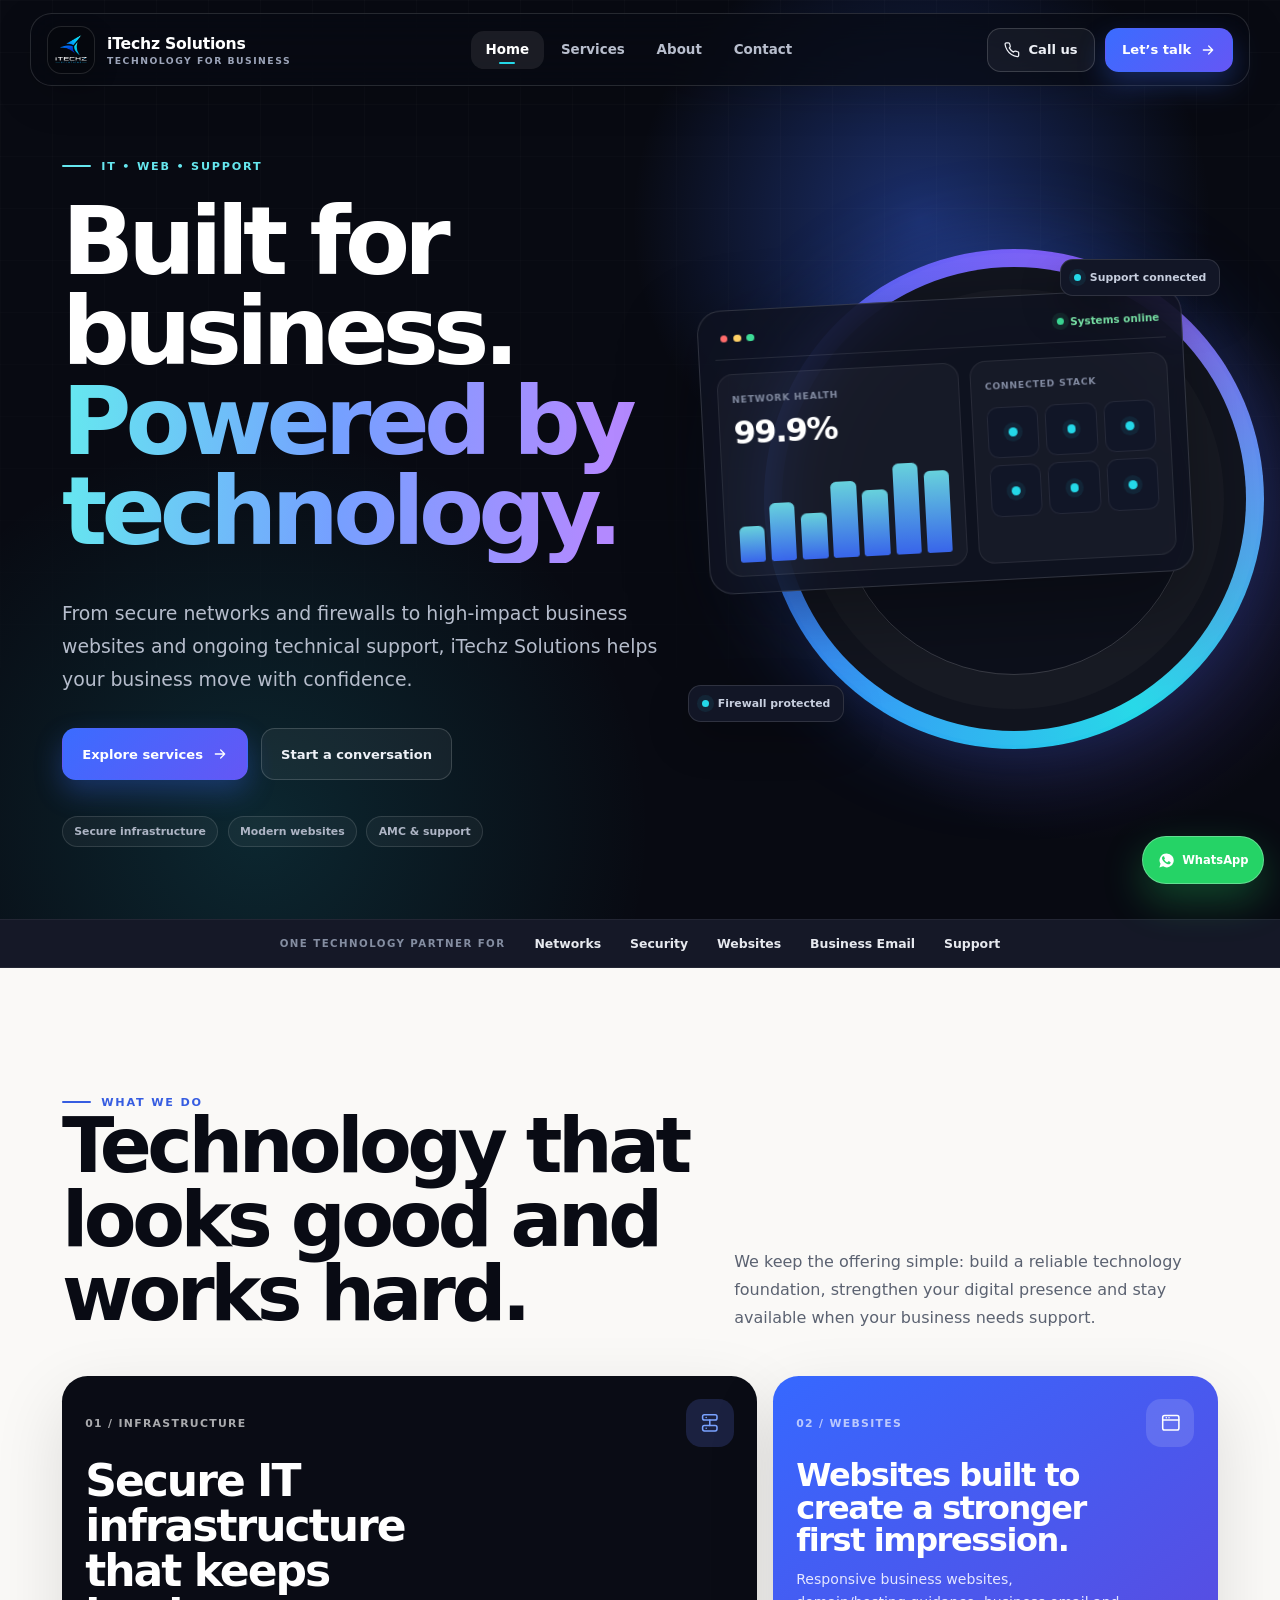
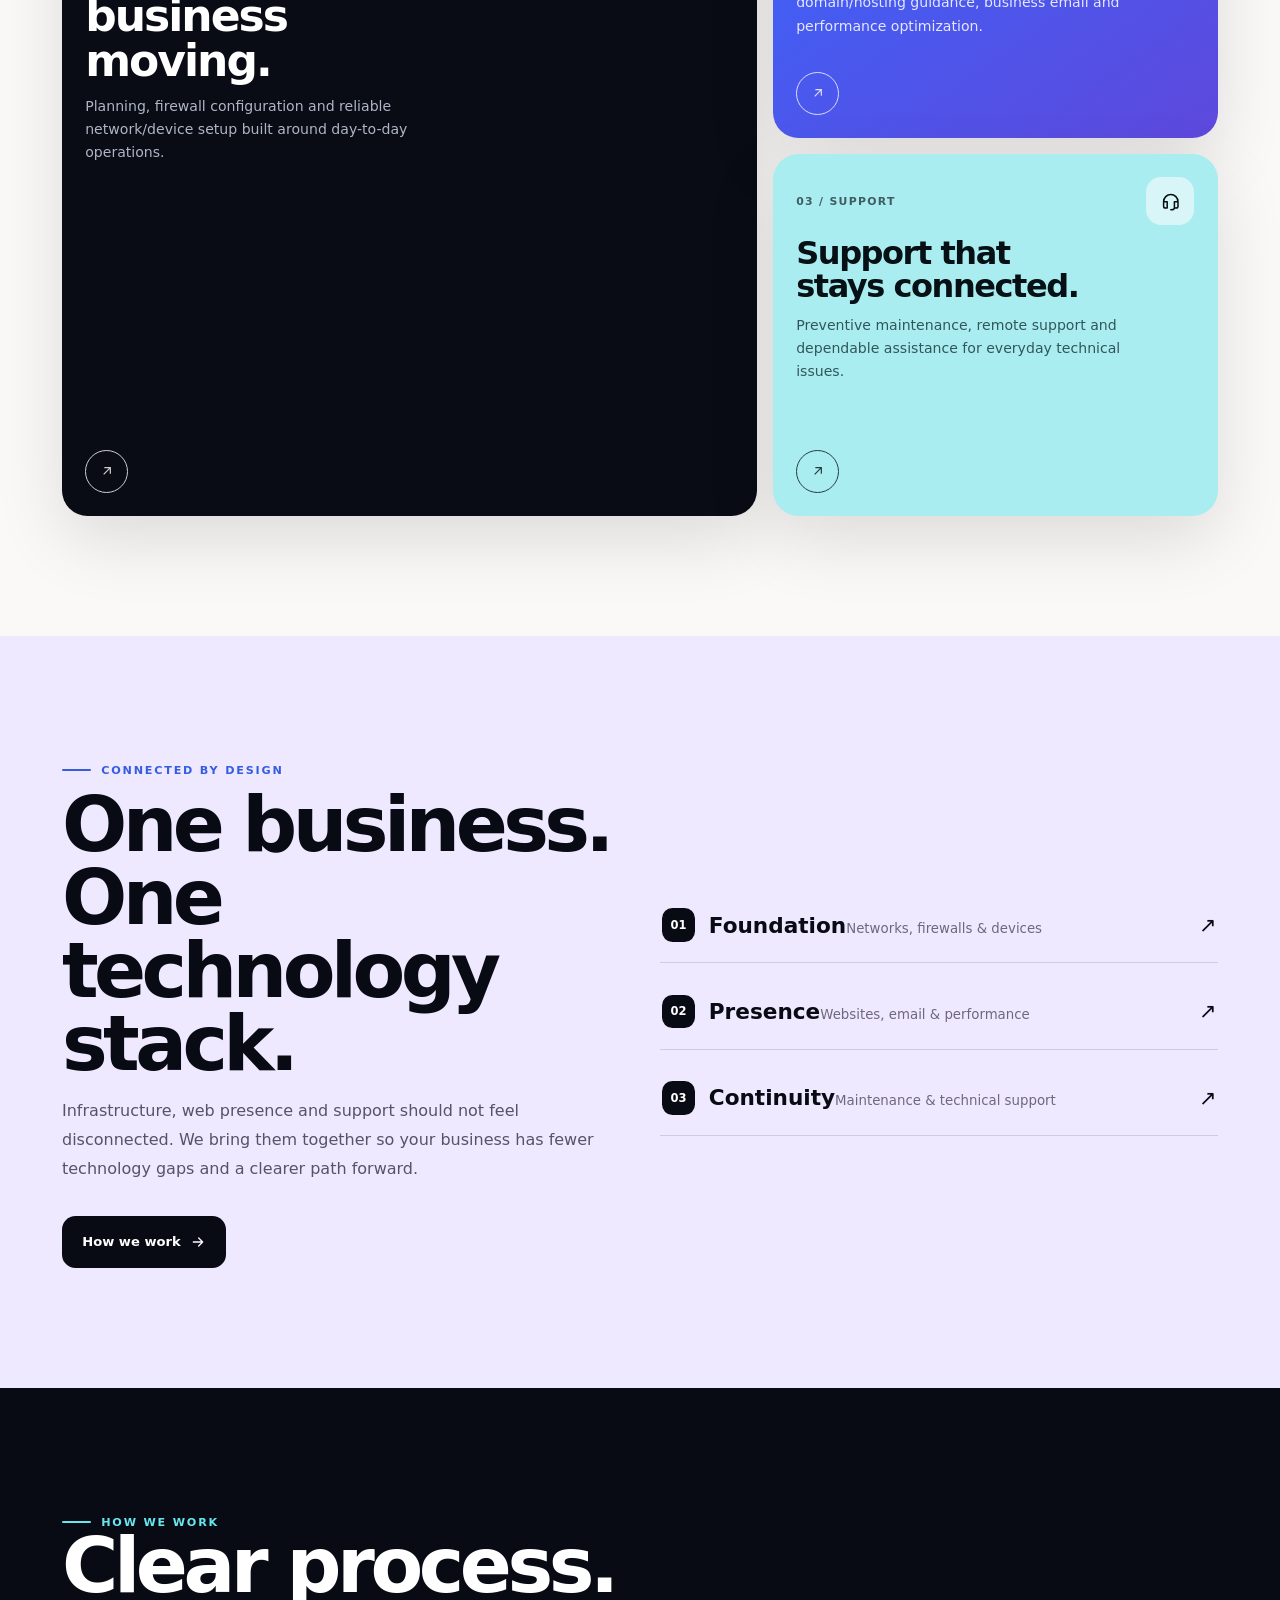
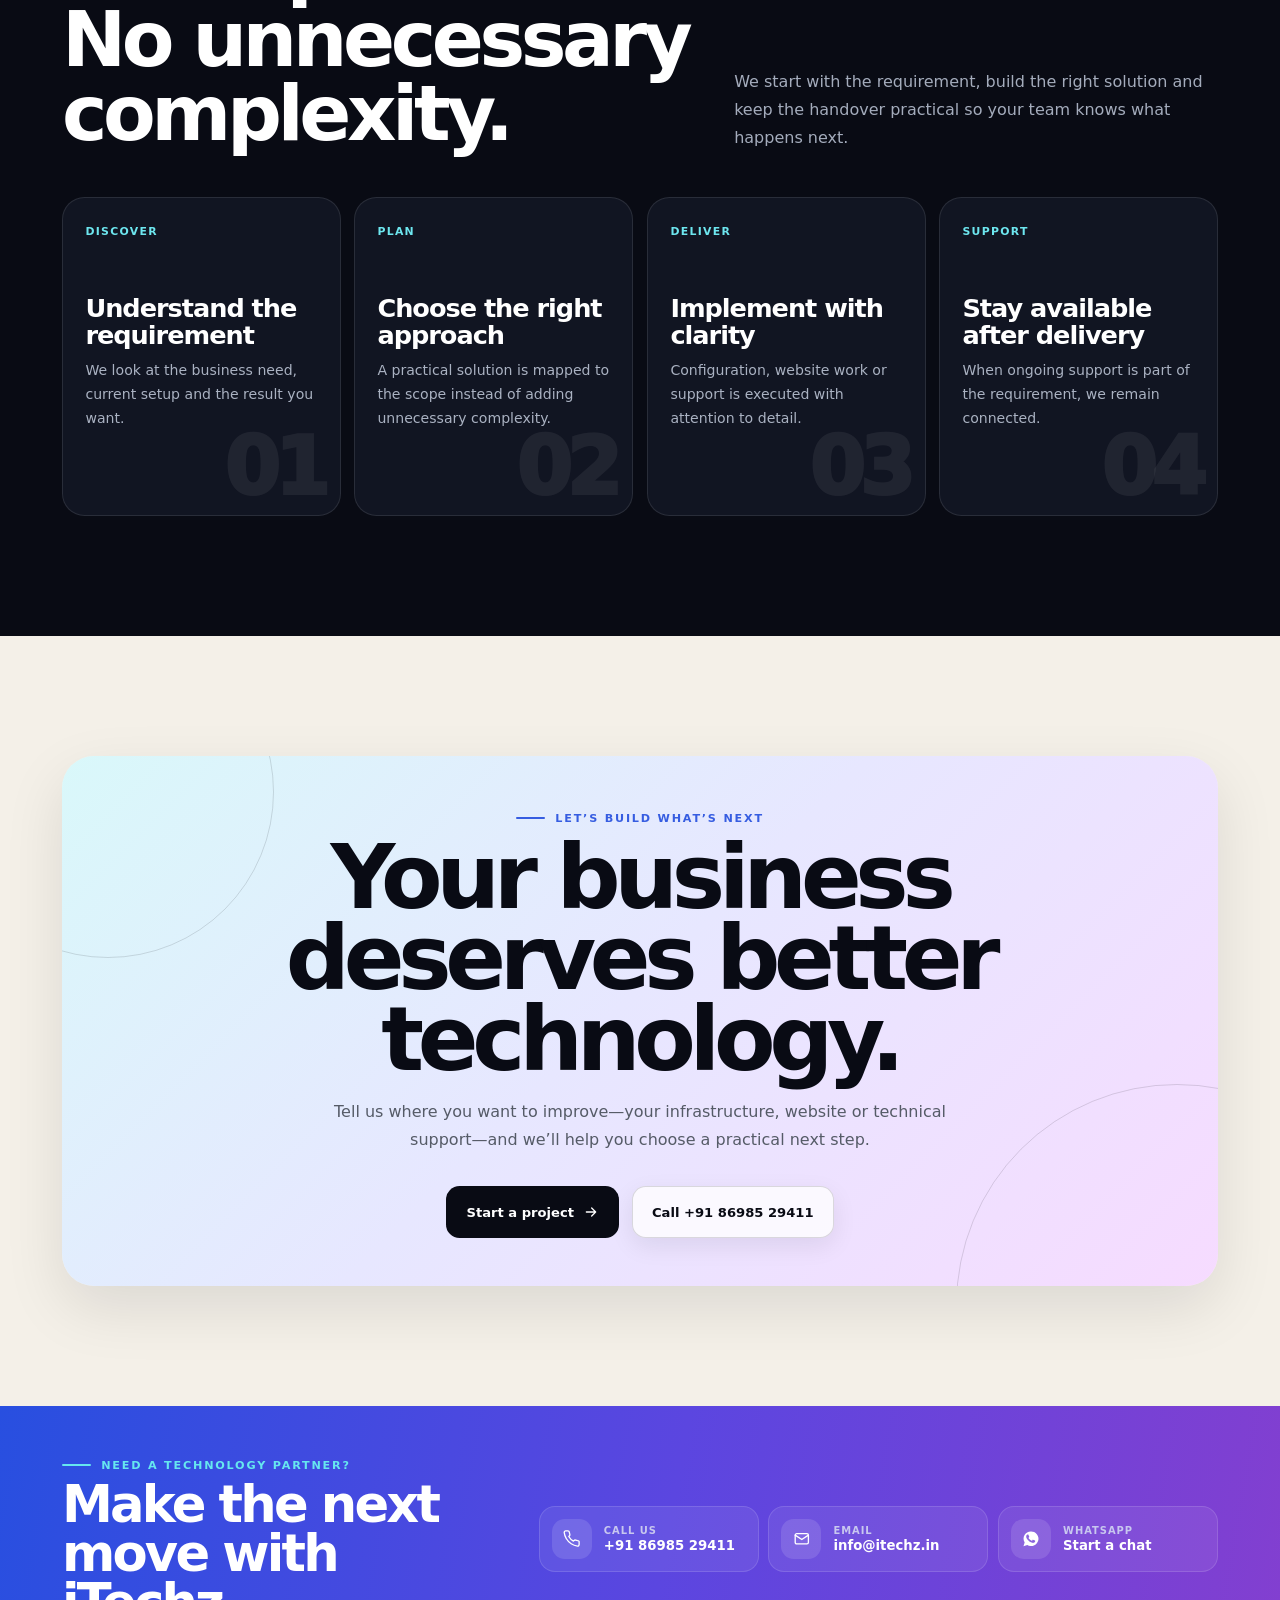
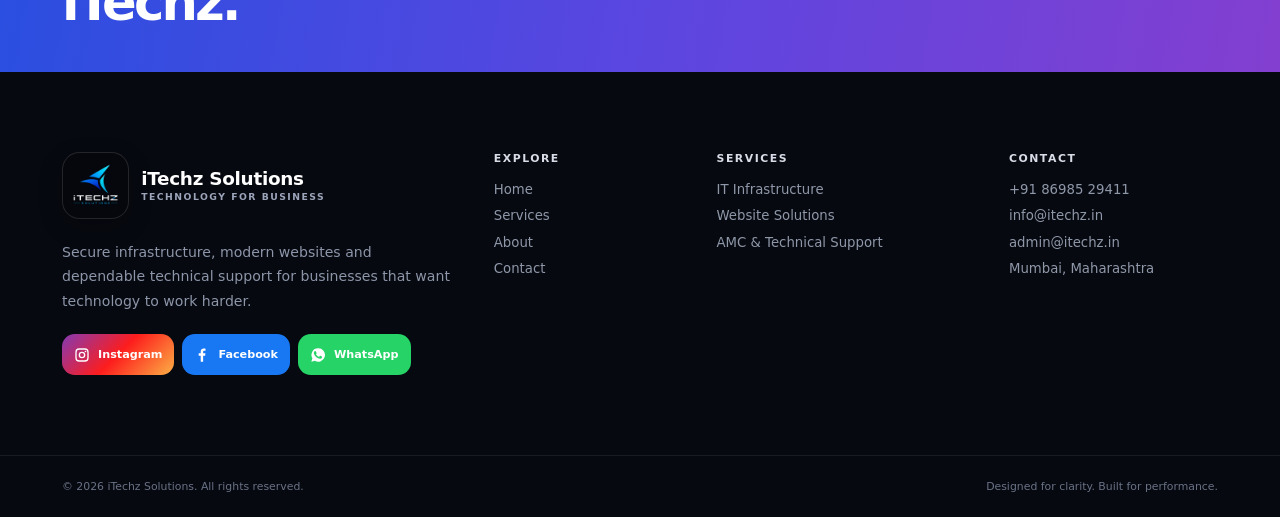
<file: index.html>
<!doctype html>
<html lang="en">
<head>
  <meta charset="utf-8">
  <meta name="viewport" content="width=device-width, initial-scale=1">
  <title>iTechz Solutions — IT Infrastructure, Websites &amp; Technical Support</title>
  <meta name="description" content="iTechz Solutions provides secure IT infrastructure, modern business websites, AMC and dependable technical support for growing businesses.">
  <meta name="theme-color" content="#080a12">
  <link rel="canonical" href="https://itechz.in/">
  <link rel="icon" href="assets/itechz-logo-web.png" type="image/png">
  <link rel="stylesheet" href="assets/site.css">
  <meta property="og:type" content="website">
  <meta property="og:title" content="iTechz Solutions">
  <meta property="og:description" content="Secure infrastructure. Better digital presence. Reliable support.">
  <meta property="og:url" content="https://itechz.in/">
  <script async src="https://www.googletagmanager.com/gtag/js?id=G-W4L94H9B0B"></script>
  <script>window.dataLayer=window.dataLayer||[];function gtag(){dataLayer.push(arguments);}gtag('js',new Date());gtag('config','G-YVX2M51JNB');</script>
  <script>!function(f,b,e,v,n,t,s){if(f.fbq)return;n=f.fbq=function(){n.callMethod?n.callMethod.apply(n,arguments):n.queue.push(arguments)};if(!f._fbq)f._fbq=n;n.push=n;n.loaded=!0;n.version='2.0';n.queue=[];t=b.createElement(e);t.async=!0;t.src=v;s=b.getElementsByTagName(e)[0];s.parentNode.insertBefore(t,s)}(window,document,'script','https://connect.facebook.net/en_US/fbevents.js');fbq('init','1063652356216922');fbq('track','PageView');</script>
</head>
<body>
  <noscript><img height="1" width="1" style="display:none" src="https://www.facebook.com/tr?id=1063652356216922&amp;ev=PageView&amp;noscript=1" alt=""></noscript>

  <main>
    <section class="hero-home">
      <div class="hero-inner">
        <div class="hero-copy reveal">
          <span class="kicker kicker-on-dark">IT • Web • Support</span>
          <h1>Built for business. <span class="accent">Powered by technology.</span></h1>
          <p>From secure networks and firewalls to high-impact business websites and ongoing technical support, iTechz Solutions helps your business move with confidence.</p>
          <div class="hero-cta">
            <a class="button button-electric" href="services.html"><span>Explore services</span><svg viewBox="0 0 24 24" aria-hidden="true"><path d="M5 12h14M13 6l6 6-6 6"/></svg></a>
            <a class="button button-ghost" href="contact.html">Start a conversation</a>
          </div>
          <div class="hero-meta" aria-label="Core services">
            <span>Secure infrastructure</span><span>Modern websites</span><span>AMC &amp; support</span>
          </div>
        </div>

        <div class="tech-stage reveal" aria-label="Technology operations visual">
          <div class="tech-orb" aria-hidden="true"></div>
          <div class="dashboard-card">
            <div class="dashboard-top"><div class="window-dots" aria-hidden="true"><i></i><i></i><i></i></div><span class="dashboard-status">Systems online</span></div>
            <div class="dashboard-main">
              <div class="metric-panel"><small>Network health</small><strong>99.9%</strong><div class="chart-bars" aria-hidden="true"><i style="height:36%"></i><i style="height:58%"></i><i style="height:46%"></i><i style="height:76%"></i><i style="height:66%"></i><i style="height:91%"></i><i style="height:82%"></i></div></div>
              <div class="network-panel"><small>Connected stack</small><div class="network-grid" aria-hidden="true"><div class="node"><span></span></div><div class="node"><span></span></div><div class="node"><span></span></div><div class="node"><span></span></div><div class="node"><span></span></div><div class="node"><span></span></div></div></div>
            </div>
          </div>
          <div class="float-chip one">Firewall protected</div><div class="float-chip two">Support connected</div>
        </div>
      </div>
    </section>

    <section class="logo-strip" aria-label="Technology focus">
      <div class="logo-strip-inner"><strong>One technology partner for</strong><span>Networks</span><span>Security</span><span>Websites</span><span>Business Email</span><span>Support</span></div>
    </section>

    <section class="bg-paper">
      <div class="section-shell">
        <div class="section-head split reveal">
          <div><span class="kicker">What we do</span><h2>Technology that looks good and works hard.</h2></div>
          <p>We keep the offering simple: build a reliable technology foundation, strengthen your digital presence and stay available when your business needs support.</p>
        </div>

        <div class="service-grid">
          <a class="service-card dark reveal" href="services.html#infrastructure">
            <div><div class="card-top"><span class="card-number">01 / Infrastructure</span><span class="card-icon"><svg viewBox="0 0 24 24" aria-hidden="true"><rect x="4" y="3" width="16" height="6" rx="2"/><rect x="4" y="15" width="16" height="6" rx="2"/><path d="M8 6h.01M8 18h.01M12 9v6"/></svg></span></div><h3>Secure IT infrastructure that keeps business moving.</h3><p>Planning, firewall configuration and reliable network/device setup built around day-to-day operations.</p></div>
            <span class="card-arrow"><svg viewBox="0 0 24 24"><path d="M7 17 17 7M8 7h9v9"/></svg></span>
          </a>
          <a class="service-card blue reveal" href="services.html#websites">
            <div><div class="card-top"><span class="card-number">02 / Websites</span><span class="card-icon"><svg viewBox="0 0 24 24" aria-hidden="true"><rect x="3" y="4" width="18" height="16" rx="2"/><path d="M3 9h18M7 6.5h.01M10 6.5h.01"/></svg></span></div><h3>Websites built to create a stronger first impression.</h3><p>Responsive business websites, domain/hosting guidance, business email and performance optimization.</p></div>
            <span class="card-arrow"><svg viewBox="0 0 24 24"><path d="M7 17 17 7M8 7h9v9"/></svg></span>
          </a>
          <a class="service-card cyan reveal" href="services.html#support">
            <div><div class="card-top"><span class="card-number">03 / Support</span><span class="card-icon"><svg viewBox="0 0 24 24" aria-hidden="true"><path d="M4 13a8 8 0 0 1 16 0v5a2 2 0 0 1-2 2h-2v-7h4M4 13h4v7H6a2 2 0 0 1-2-2v-5ZM16 20c0 1.1-1.8 2-4 2"/></svg></span></div><h3>Support that stays connected.</h3><p>Preventive maintenance, remote support and dependable assistance for everyday technical issues.</p></div>
            <span class="card-arrow"><svg viewBox="0 0 24 24"><path d="M7 17 17 7M8 7h9v9"/></svg></span>
          </a>
        </div>
      </div>
    </section>

    <section class="editorial-band">
      <div class="section-shell editorial-grid">
        <div class="editorial-copy reveal"><span class="kicker">Connected by design</span><h2>One business. One technology stack.</h2><p>Infrastructure, web presence and support should not feel disconnected. We bring them together so your business has fewer technology gaps and a clearer path forward.</p><div class="hero-cta"><a class="button button-dark" href="about.html">How we work <svg viewBox="0 0 24 24" aria-hidden="true"><path d="M5 12h14M13 6l6 6-6 6"/></svg></a></div></div>
        <div class="stack-list reveal">
          <div class="stack-item"><span>01</span><div><strong>Foundation</strong><small>Networks, firewalls &amp; devices</small></div><i>↗</i></div>
          <div class="stack-item"><span>02</span><div><strong>Presence</strong><small>Websites, email &amp; performance</small></div><i>↗</i></div>
          <div class="stack-item"><span>03</span><div><strong>Continuity</strong><small>Maintenance &amp; technical support</small></div><i>↗</i></div>
        </div>
      </div>
    </section>

    <section class="process-section">
      <div class="section-shell">
        <div class="section-head split reveal"><div><span class="kicker kicker-on-dark">How we work</span><h2>Clear process. No unnecessary complexity.</h2></div><p>We start with the requirement, build the right solution and keep the handover practical so your team knows what happens next.</p></div>
        <div class="process-grid">
          <article class="process-card reveal"><span>Discover</span><h3>Understand the requirement</h3><p>We look at the business need, current setup and the result you want.</p></article>
          <article class="process-card reveal"><span>Plan</span><h3>Choose the right approach</h3><p>A practical solution is mapped to the scope instead of adding unnecessary complexity.</p></article>
          <article class="process-card reveal"><span>Deliver</span><h3>Implement with clarity</h3><p>Configuration, website work or support is executed with attention to detail.</p></article>
          <article class="process-card reveal"><span>Support</span><h3>Stay available after delivery</h3><p>When ongoing support is part of the requirement, we remain connected.</p></article>
        </div>
      </div>
    </section>

    <section class="cta-poster">
      <div class="section-shell">
        <div class="cta-box reveal"><div><span class="kicker">Let’s build what’s next</span><h2>Your business deserves better technology.</h2><p>Tell us where you want to improve—your infrastructure, website or technical support—and we’ll help you choose a practical next step.</p><div class="hero-cta"><a class="button button-dark" href="contact.html">Start a project <svg viewBox="0 0 24 24" aria-hidden="true"><path d="M5 12h14M13 6l6 6-6 6"/></svg></a><a class="button button-light" href="tel:+918698529411">Call +91 86985 29411</a></div></div></div>
      </div>
    </section>
  </main>

  <script src="shared.js" defer></script>
  <script>window.addEventListener('DOMContentLoaded',function(){initSite('home');});</script>
</body>
</html>
</file>
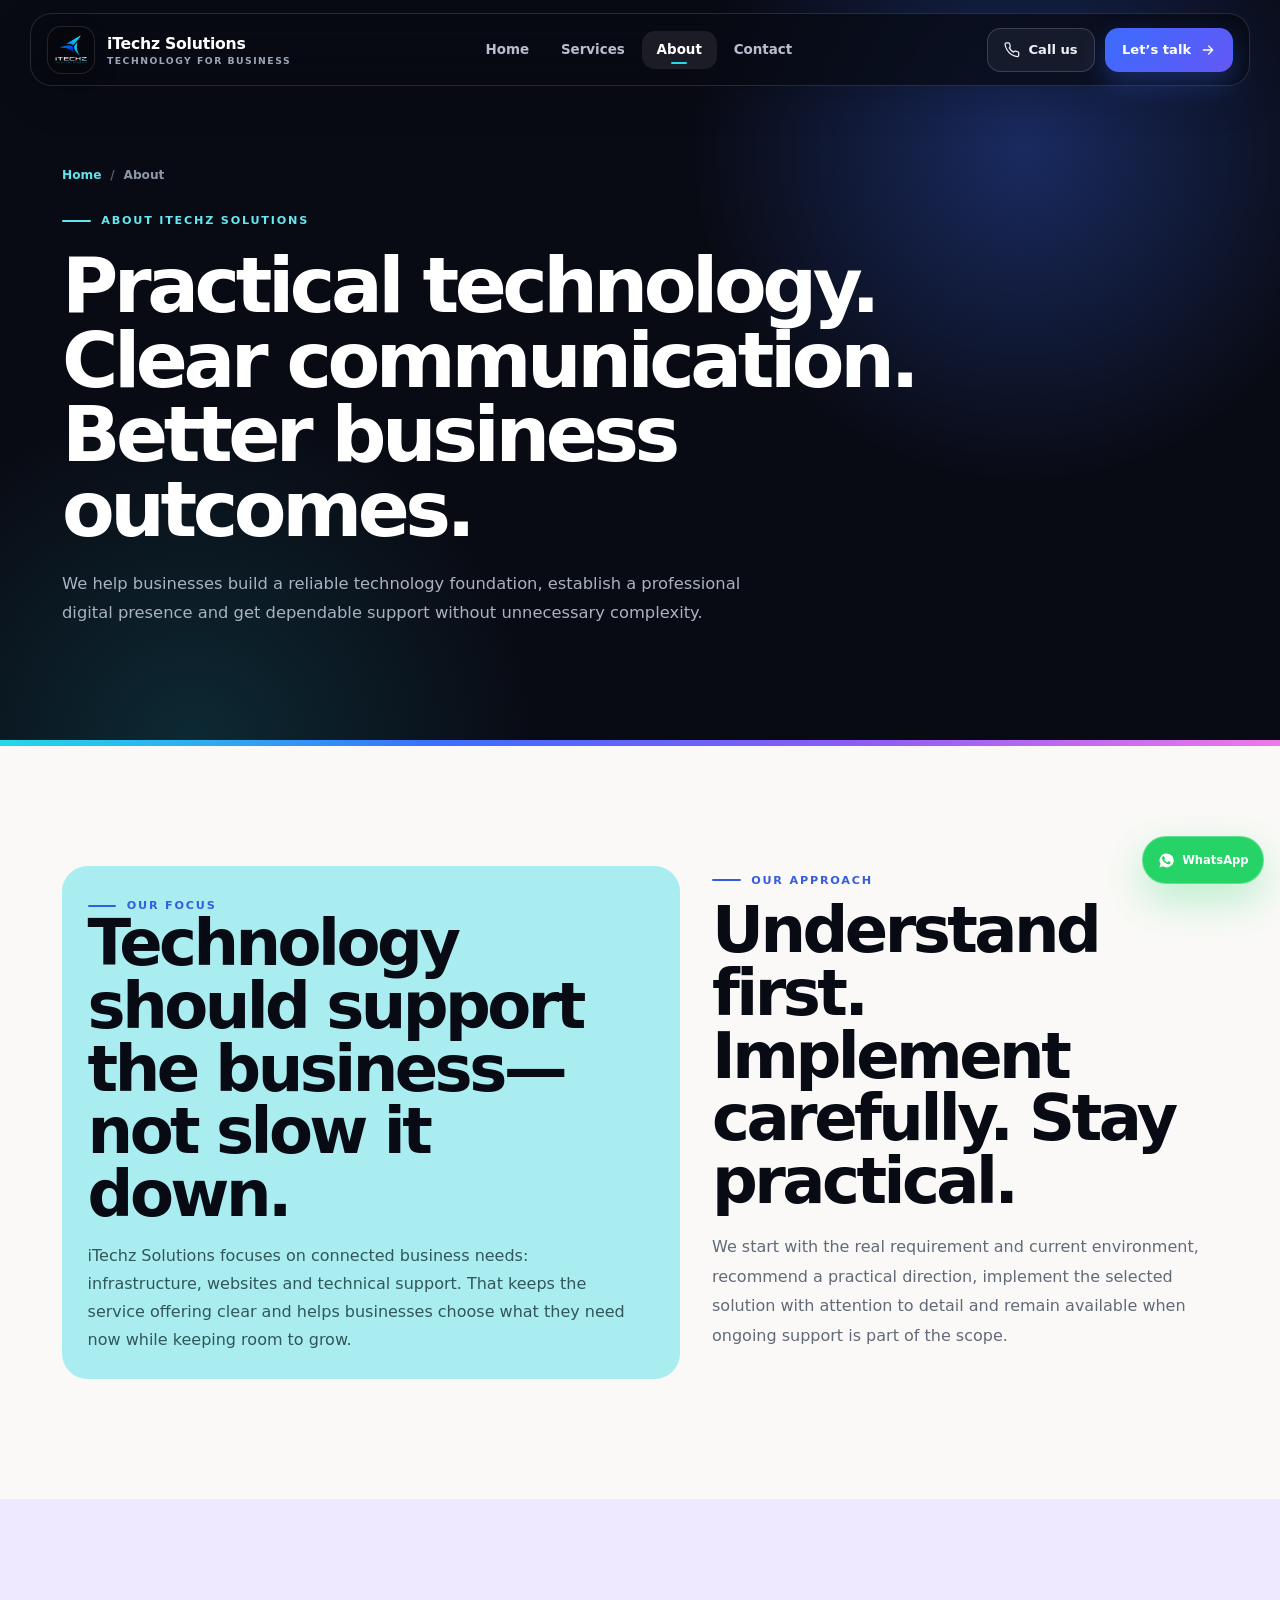
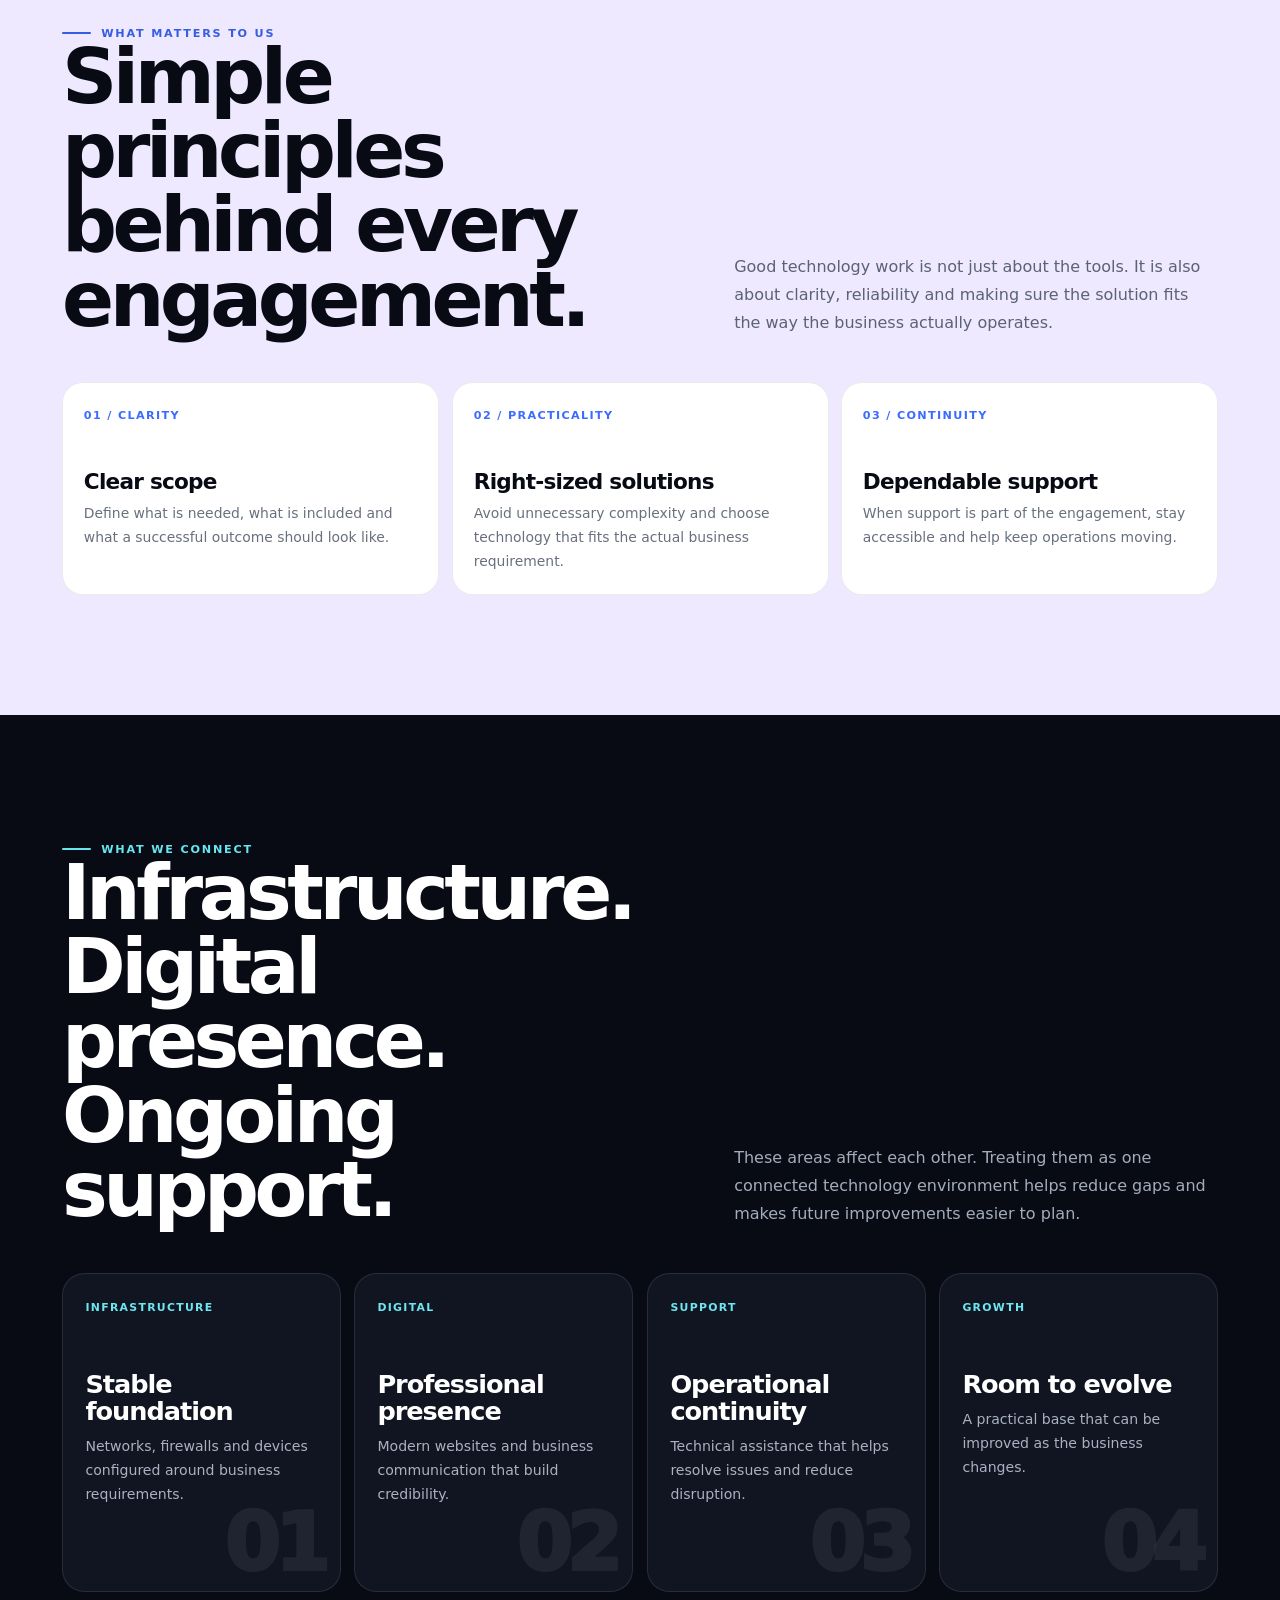
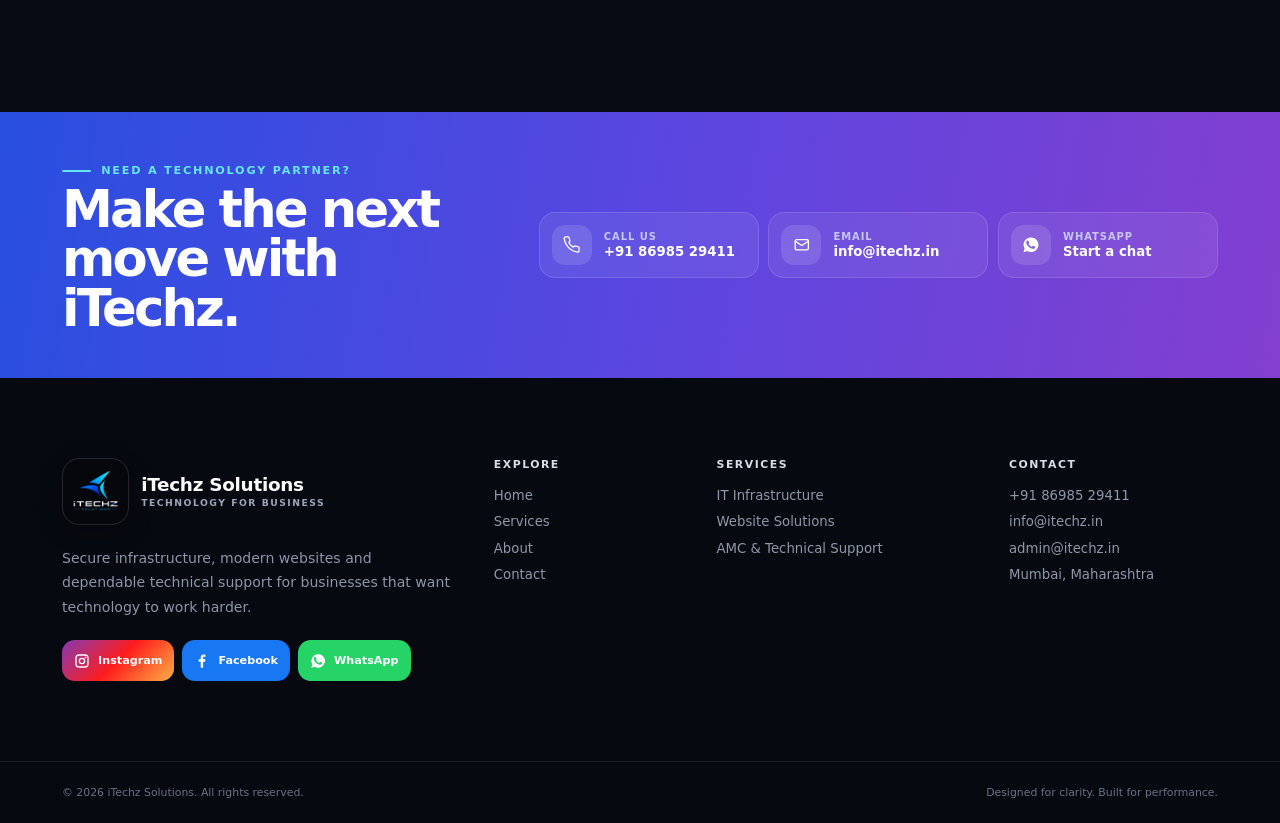
<file: about.html>
<!doctype html>
<html lang="en">
<head>
  <meta charset="utf-8"><meta name="viewport" content="width=device-width, initial-scale=1">
  <title>About — iTechz Solutions</title>
  <meta name="description" content="Learn about iTechz Solutions and our practical approach to IT infrastructure, websites and ongoing technical support.">
  <meta name="theme-color" content="#080a12"><link rel="canonical" href="https://itechz.in/about.html"><link rel="icon" href="assets/itechz-logo-web.png" type="image/png"><link rel="stylesheet" href="assets/site.css">
  <script async src="https://www.googletagmanager.com/gtag/js?id=G-W4L94H9B0B"></script><script>window.dataLayer=window.dataLayer||[];function gtag(){dataLayer.push(arguments);}gtag('js',new Date());gtag('config','G-YVX2M51JNB');</script>
</head>
<body>
  <main>
    <section class="page-hero"><div class="page-intro reveal"><div class="breadcrumb"><a href="index.html">Home</a><span>/</span><b>About</b></div><span class="kicker kicker-on-dark" style="margin-top:2rem">About iTechz Solutions</span><h1>Practical technology. Clear communication. Better business outcomes.</h1><p>We help businesses build a reliable technology foundation, establish a professional digital presence and get dependable support without unnecessary complexity.</p></div><div class="page-accent"></div></section>

    <section class="bg-paper"><div class="section-shell about-grid">
      <div class="about-statement reveal"><span class="kicker">Our focus</span><strong>Technology should support the business—not slow it down.</strong><p>iTechz Solutions focuses on connected business needs: infrastructure, websites and technical support. That keeps the service offering clear and helps businesses choose what they need now while keeping room to grow.</p></div>
      <div class="reveal"><span class="kicker">Our approach</span><h2 style="font-size:clamp(2.4rem,5vw,4.2rem);line-height:.98;letter-spacing:-.055em;margin:.8rem 0 1.2rem">Understand first. Implement carefully. Stay practical.</h2><p style="color:#626a78;line-height:1.85">We start with the real requirement and current environment, recommend a practical direction, implement the selected solution with attention to detail and remain available when ongoing support is part of the scope.</p></div>
    </div></section>

    <section class="editorial-band"><div class="section-shell"><div class="section-head split reveal"><div><span class="kicker">What matters to us</span><h2>Simple principles behind every engagement.</h2></div><p>Good technology work is not just about the tools. It is also about clarity, reliability and making sure the solution fits the way the business actually operates.</p></div><div class="value-grid"><article class="value-card reveal"><span>01 / CLARITY</span><h3>Clear scope</h3><p>Define what is needed, what is included and what a successful outcome should look like.</p></article><article class="value-card reveal"><span>02 / PRACTICALITY</span><h3>Right-sized solutions</h3><p>Avoid unnecessary complexity and choose technology that fits the actual business requirement.</p></article><article class="value-card reveal"><span>03 / CONTINUITY</span><h3>Dependable support</h3><p>When support is part of the engagement, stay accessible and help keep operations moving.</p></article></div></div></section>

    <section class="process-section"><div class="section-shell"><div class="section-head split reveal"><div><span class="kicker kicker-on-dark">What we connect</span><h2>Infrastructure. Digital presence. Ongoing support.</h2></div><p>These areas affect each other. Treating them as one connected technology environment helps reduce gaps and makes future improvements easier to plan.</p></div><div class="process-grid"><article class="process-card reveal"><span>Infrastructure</span><h3>Stable foundation</h3><p>Networks, firewalls and devices configured around business requirements.</p></article><article class="process-card reveal"><span>Digital</span><h3>Professional presence</h3><p>Modern websites and business communication that build credibility.</p></article><article class="process-card reveal"><span>Support</span><h3>Operational continuity</h3><p>Technical assistance that helps resolve issues and reduce disruption.</p></article><article class="process-card reveal"><span>Growth</span><h3>Room to evolve</h3><p>A practical base that can be improved as the business changes.</p></article></div></div></section>
  </main>
  <script src="shared.js" defer></script><script>window.addEventListener('DOMContentLoaded',function(){initSite('about');});</script>
</body>
</html>
</file>
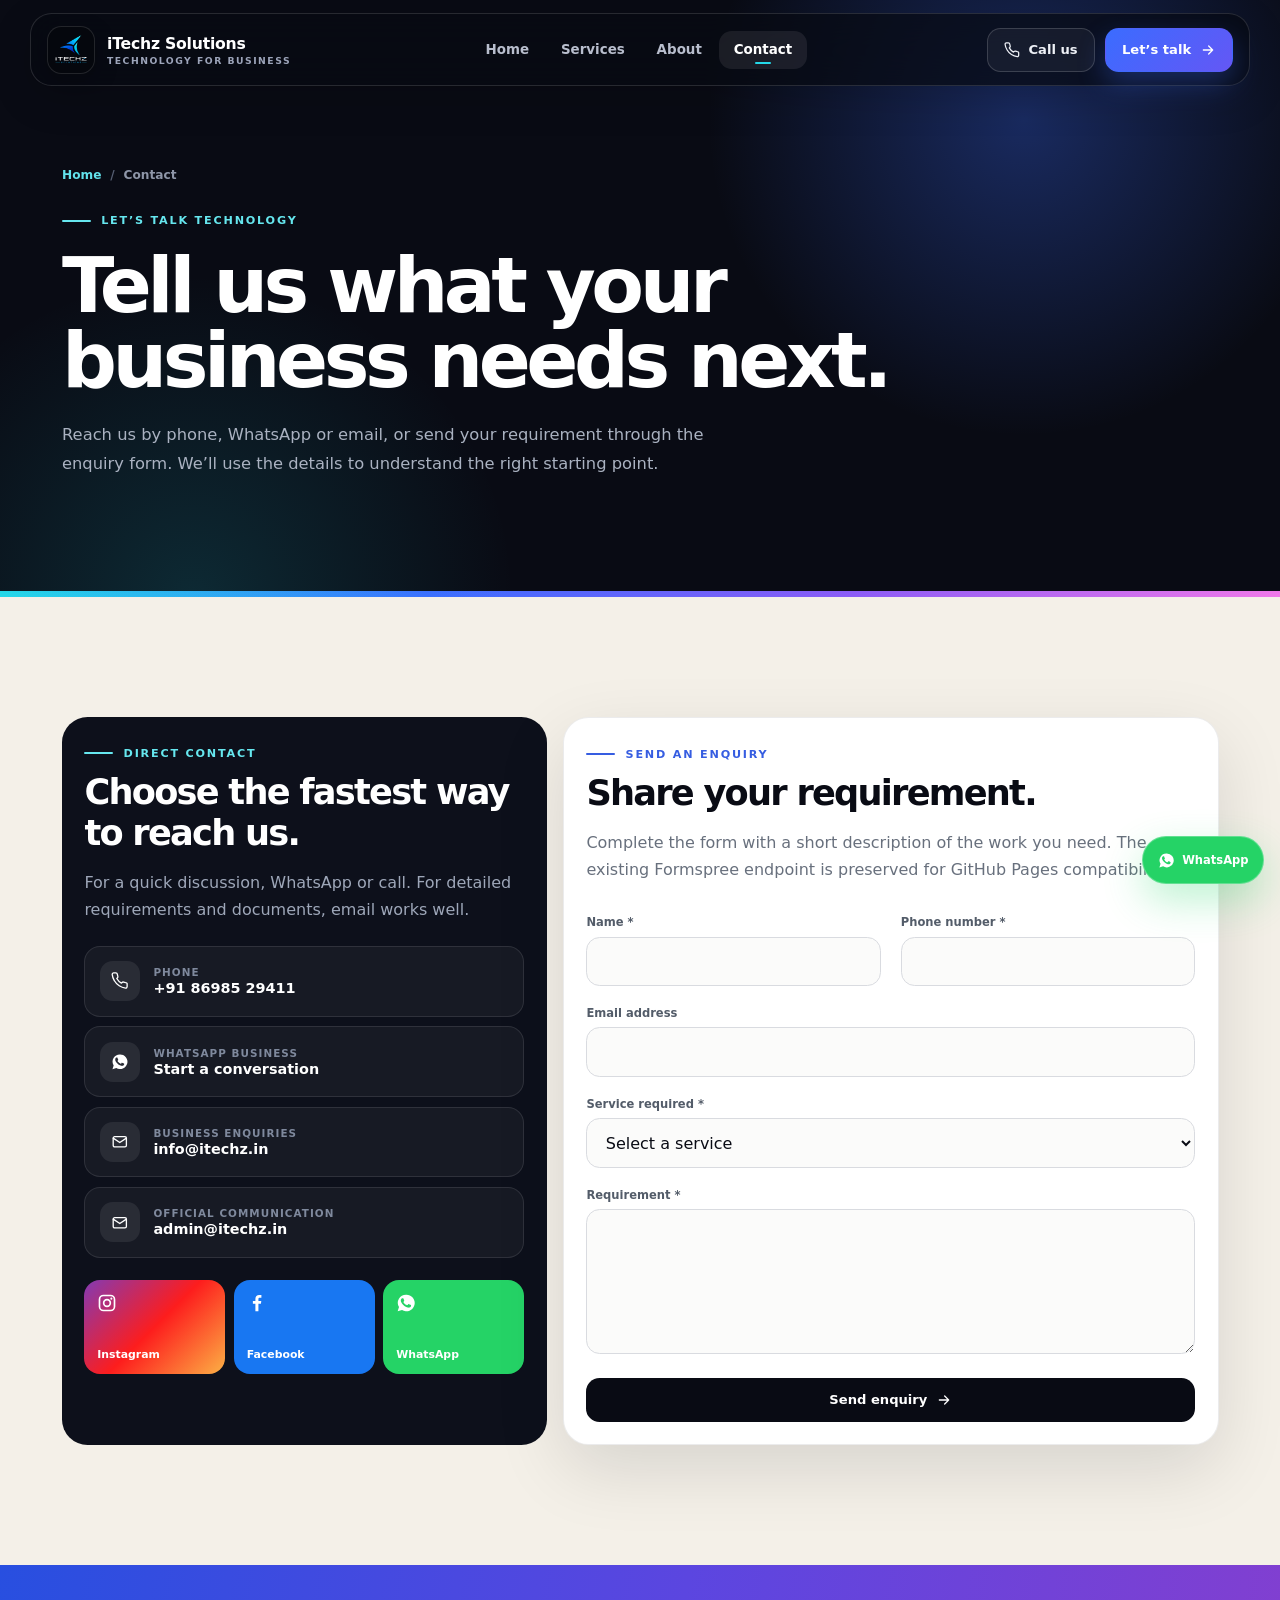
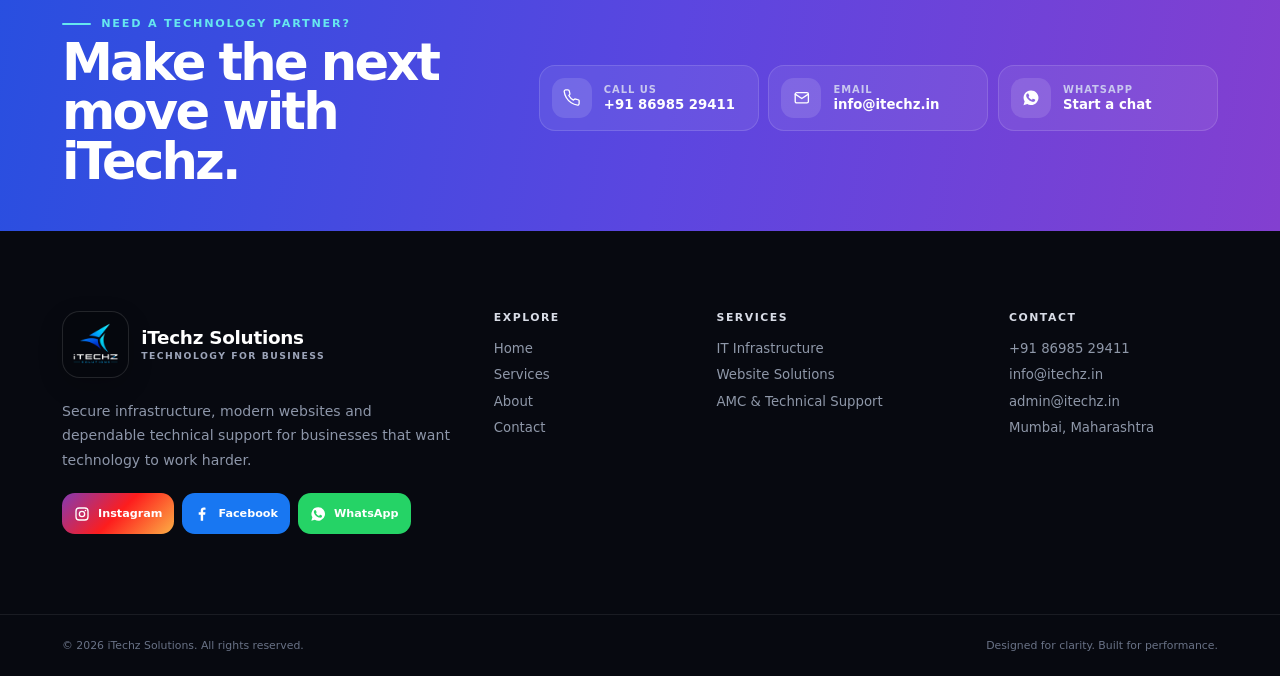
<file: contact.html>
<!doctype html>
<html lang="en">
<head>
  <meta charset="utf-8"><meta name="viewport" content="width=device-width, initial-scale=1">
  <title>Contact — iTechz Solutions</title>
  <meta name="description" content="Contact iTechz Solutions for IT infrastructure, business websites, AMC and technical support requirements.">
  <meta name="theme-color" content="#080a12"><link rel="canonical" href="https://itechz.in/contact.html"><link rel="icon" href="assets/itechz-logo-web.png" type="image/png"><link rel="stylesheet" href="assets/site.css">
  <script async src="https://www.googletagmanager.com/gtag/js?id=G-W4L94H9B0B"></script><script>window.dataLayer=window.dataLayer||[];function gtag(){dataLayer.push(arguments);}gtag('js',new Date());gtag('config','G-YVX2M51JNB');</script>
</head>
<body>
  <main>
    <section class="page-hero"><div class="page-intro reveal"><div class="breadcrumb"><a href="index.html">Home</a><span>/</span><b>Contact</b></div><span class="kicker kicker-on-dark" style="margin-top:2rem">Let’s talk technology</span><h1>Tell us what your business needs next.</h1><p>Reach us by phone, WhatsApp or email, or send your requirement through the enquiry form. We’ll use the details to understand the right starting point.</p></div><div class="page-accent"></div></section>

    <section class="bg-sand"><div class="section-shell contact-layout">
      <aside class="contact-panel dark reveal"><span class="kicker kicker-on-dark">Direct contact</span><h2>Choose the fastest way to reach us.</h2><p>For a quick discussion, WhatsApp or call. For detailed requirements and documents, email works well.</p>
        <div class="contact-links">
          <a class="contact-link" href="tel:+918698529411"><span class="mini-icon"><svg viewBox="0 0 24 24" aria-hidden="true"><path d="M22 16.92v3a2 2 0 0 1-2.18 2 19.8 19.8 0 0 1-8.63-3.07A19.5 19.5 0 0 1 4.69 12a19.8 19.8 0 0 1-3.07-8.67A2 2 0 0 1 3.6 1.27h3A2 2 0 0 1 8.6 3a12.8 12.8 0 0 0 .7 2.81 2 2 0 0 1-.45 2.11L7.91 8.84a16 16 0 0 0 6.29 6.29l.92-.92a2 2 0 0 1 2.11-.45 12.8 12.8 0 0 0 2.81.7A2 2 0 0 1 22 16.92z"/></svg></span><span><small>Phone</small><strong>+91 86985 29411</strong></span></a>
          <a class="contact-link" data-social="whatsapp" href="https://wa.me/918698529411" target="_blank" rel="noopener noreferrer"><span class="mini-icon whatsapp-icon"><svg class="brand-fill" viewBox="0 0 24 24" aria-hidden="true"><path d="M12.04 2A9.84 9.84 0 0 0 3.6 16.9L2 22l5.24-1.53A9.98 9.98 0 1 0 12.04 2Zm5.78 14.1c-.25.7-1.47 1.34-2.02 1.43-.52.1-1.18.13-1.9-.1-.44-.14-1-.33-1.73-.64-3.04-1.31-5.02-4.37-5.17-4.57-.15-.2-1.24-1.64-1.24-3.13 0-1.5.78-2.23 1.06-2.53.28-.3.61-.37.81-.37h.59c.19 0 .44-.07.68.52.25.6.84 2.06.91 2.2.08.15.13.33.03.53-.1.2-.15.32-.3.5-.15.17-.31.38-.44.5-.15.15-.3.3-.13.6.18.3.78 1.28 1.68 2.08 1.15 1.03 2.12 1.35 2.42 1.5.3.15.48.13.66-.08.18-.2.76-.89.96-1.19.2-.3.4-.25.68-.15.28.1 1.77.84 2.07.99.3.15.5.22.58.35.07.13.07.73-.18 1.43Z"/></svg></span><span><small>WhatsApp Business</small><strong>Start a conversation</strong></span></a>
          <a class="contact-link" href="mailto:info@itechz.in"><span class="mini-icon"><svg viewBox="0 0 24 24" aria-hidden="true"><rect x="3" y="5" width="18" height="14" rx="2"/><path d="m3 7 9 6 9-6"/></svg></span><span><small>Business enquiries</small><strong>info@itechz.in</strong></span></a>
          <a class="contact-link" href="mailto:admin@itechz.in"><span class="mini-icon"><svg viewBox="0 0 24 24" aria-hidden="true"><rect x="3" y="5" width="18" height="14" rx="2"/><path d="m3 7 9 6 9-6"/></svg></span><span><small>Official communication</small><strong>admin@itechz.in</strong></span></a>
        </div>
        <div class="social-cards" aria-label="Social media">
          <a class="social-card instagram" data-social="instagram" href="https://www.instagram.com/itechzsolutions?utm_source=qr&amp;igsi=a2FkdjJrZ3RvdWZy" target="_blank" rel="noopener noreferrer"><svg viewBox="0 0 24 24" aria-hidden="true"><path d="M7.8 2h8.4A5.8 5.8 0 0 1 22 7.8v8.4a5.8 5.8 0 0 1-5.8 5.8H7.8A5.8 5.8 0 0 1 2 16.2V7.8A5.8 5.8 0 0 1 7.8 2Zm-.2 2A3.6 3.6 0 0 0 4 7.6v8.8A3.6 3.6 0 0 0 7.6 20h8.8a3.6 3.6 0 0 0 3.6-3.6V7.6A3.6 3.6 0 0 0 16.4 4H7.6Zm9.65 1.5a1.25 1.25 0 1 1 0 2.5 1.25 1.25 0 0 1 0-2.5ZM12 7a5 5 0 1 1 0 10 5 5 0 0 1 0-10Zm0 2a3 3 0 1 0 0 6 3 3 0 0 0 0-6Z"/></svg><span>Instagram</span></a>
          <a class="social-card facebook" data-social="facebook" href="https://www.facebook.com/share/18tpbbhqYf/" target="_blank" rel="noopener noreferrer"><svg viewBox="0 0 24 24" aria-hidden="true"><path d="M13.7 22v-9h3l.45-3.5H13.7V7.27c0-1.01.28-1.7 1.73-1.7h1.85V2.44c-.32-.04-1.42-.14-2.7-.14-2.67 0-4.5 1.63-4.5 4.62V9.5H7.05V13h3.03v9h3.62Z"/></svg><span>Facebook</span></a>
          <a class="social-card whatsapp" data-social="whatsapp" href="https://wa.me/918698529411" target="_blank" rel="noopener noreferrer"><svg viewBox="0 0 24 24" aria-hidden="true"><path d="M12.04 2A9.84 9.84 0 0 0 3.6 16.9L2 22l5.24-1.53A9.98 9.98 0 1 0 12.04 2Zm5.78 14.1c-.25.7-1.47 1.34-2.02 1.43-.52.1-1.18.13-1.9-.1-.44-.14-1-.33-1.73-.64-3.04-1.31-5.02-4.37-5.17-4.57-.15-.2-1.24-1.64-1.24-3.13 0-1.5.78-2.23 1.06-2.53.28-.3.61-.37.81-.37h.59c.19 0 .44-.07.68.52.25.6.84 2.06.91 2.2.08.15.13.33.03.53-.1.2-.15.32-.3.5-.15.17-.31.38-.44.5-.15.15-.3.3-.13.6.18.3.78 1.28 1.68 2.08 1.15 1.03 2.12 1.35 2.42 1.5.3.15.48.13.66-.08.18-.2.76-.89.96-1.19.2-.3.4-.25.68-.15.28.1 1.77.84 2.07.99.3.15.5.22.58.35.07.13.07.73-.18 1.43Z"/></svg><span>WhatsApp</span></a>
        </div>
      </aside>

      <div class="contact-panel light reveal"><span class="kicker">Send an enquiry</span><h2>Share your requirement.</h2><p style="color:#68707d;line-height:1.7">Complete the form with a short description of the work you need. The existing Formspree endpoint is preserved for GitHub Pages compatibility.</p>
        <form class="mt-8 grid gap-5" action="https://formspree.io/f/xeepljep" method="post" id="contact-form">
          <input type="hidden" name="_subject" value="New enquiry from iTechz Solutions website">
          <div class="grid gap-5 sm:grid-cols-2"><div><label class="form-label" for="name">Name *</label><input class="form-control" type="text" id="name" name="Name" autocomplete="name" required></div><div><label class="form-label" for="phone">Phone number *</label><input class="form-control" type="tel" id="phone" name="Phone" autocomplete="tel" inputmode="tel" required></div></div>
          <div><label class="form-label" for="email">Email address</label><input class="form-control" type="email" id="email" name="Email" autocomplete="email"></div>
          <div><label class="form-label" for="service">Service required *</label><select class="form-control" id="service" name="Service" required><option value="">Select a service</option><option value="IT Infrastructure">IT Infrastructure Solutions</option><option value="Website Solutions">Website Solutions</option><option value="AMC and Technical Support">AMC &amp; Technical Support</option></select></div>
          <div><label class="form-label" for="message">Requirement *</label><textarea class="form-control" id="message" name="Message" rows="5" required></textarea></div>
          <button class="button button-dark" type="submit">Send enquiry <svg viewBox="0 0 24 24" aria-hidden="true"><path d="M5 12h14M13 6l6 6-6 6"/></svg></button>
        </form>
      </div>
    </div></section>
  </main>
  <script src="shared.js" defer></script>
  <script>window.addEventListener('DOMContentLoaded',function(){initSite('contact');const requestedService=new URLSearchParams(window.location.search).get('service');const serviceField=document.getElementById('service');if(requestedService&&serviceField){serviceField.value=requestedService;}});</script>
</body>
</html>
</file>
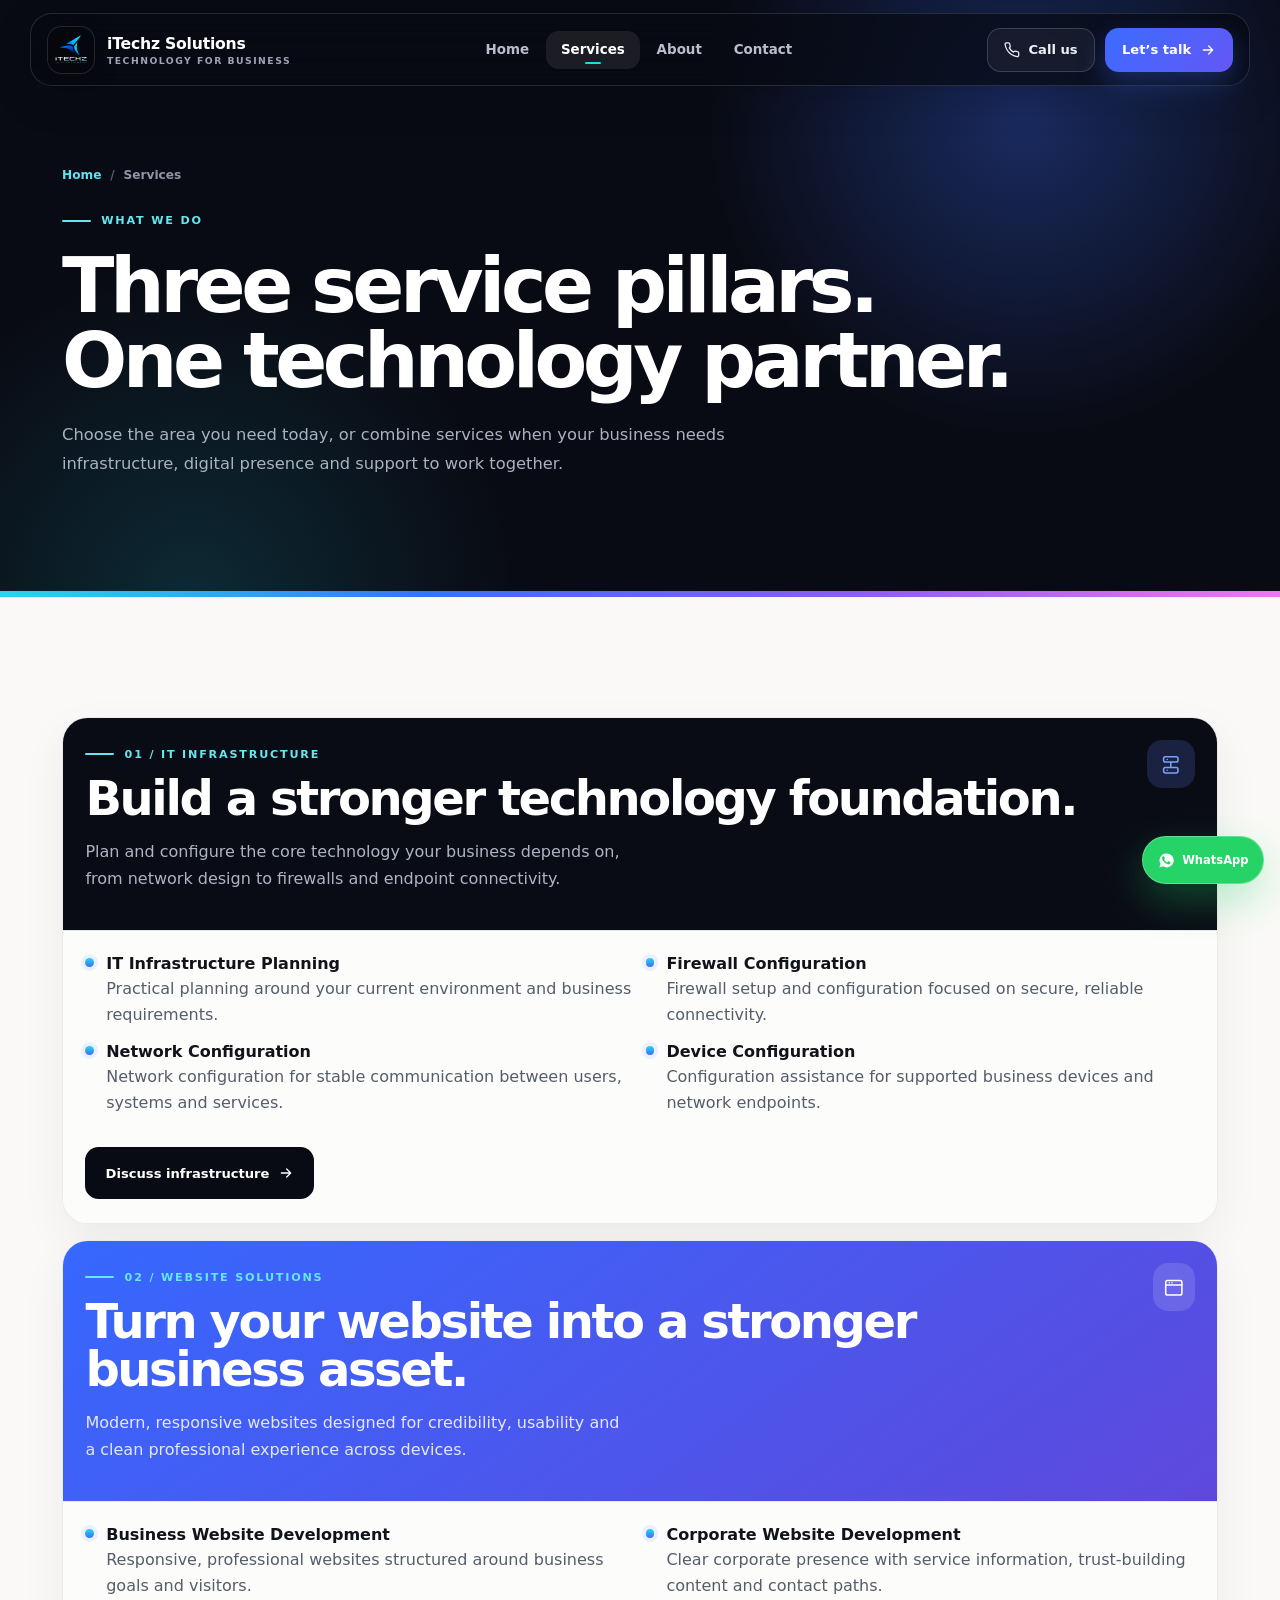
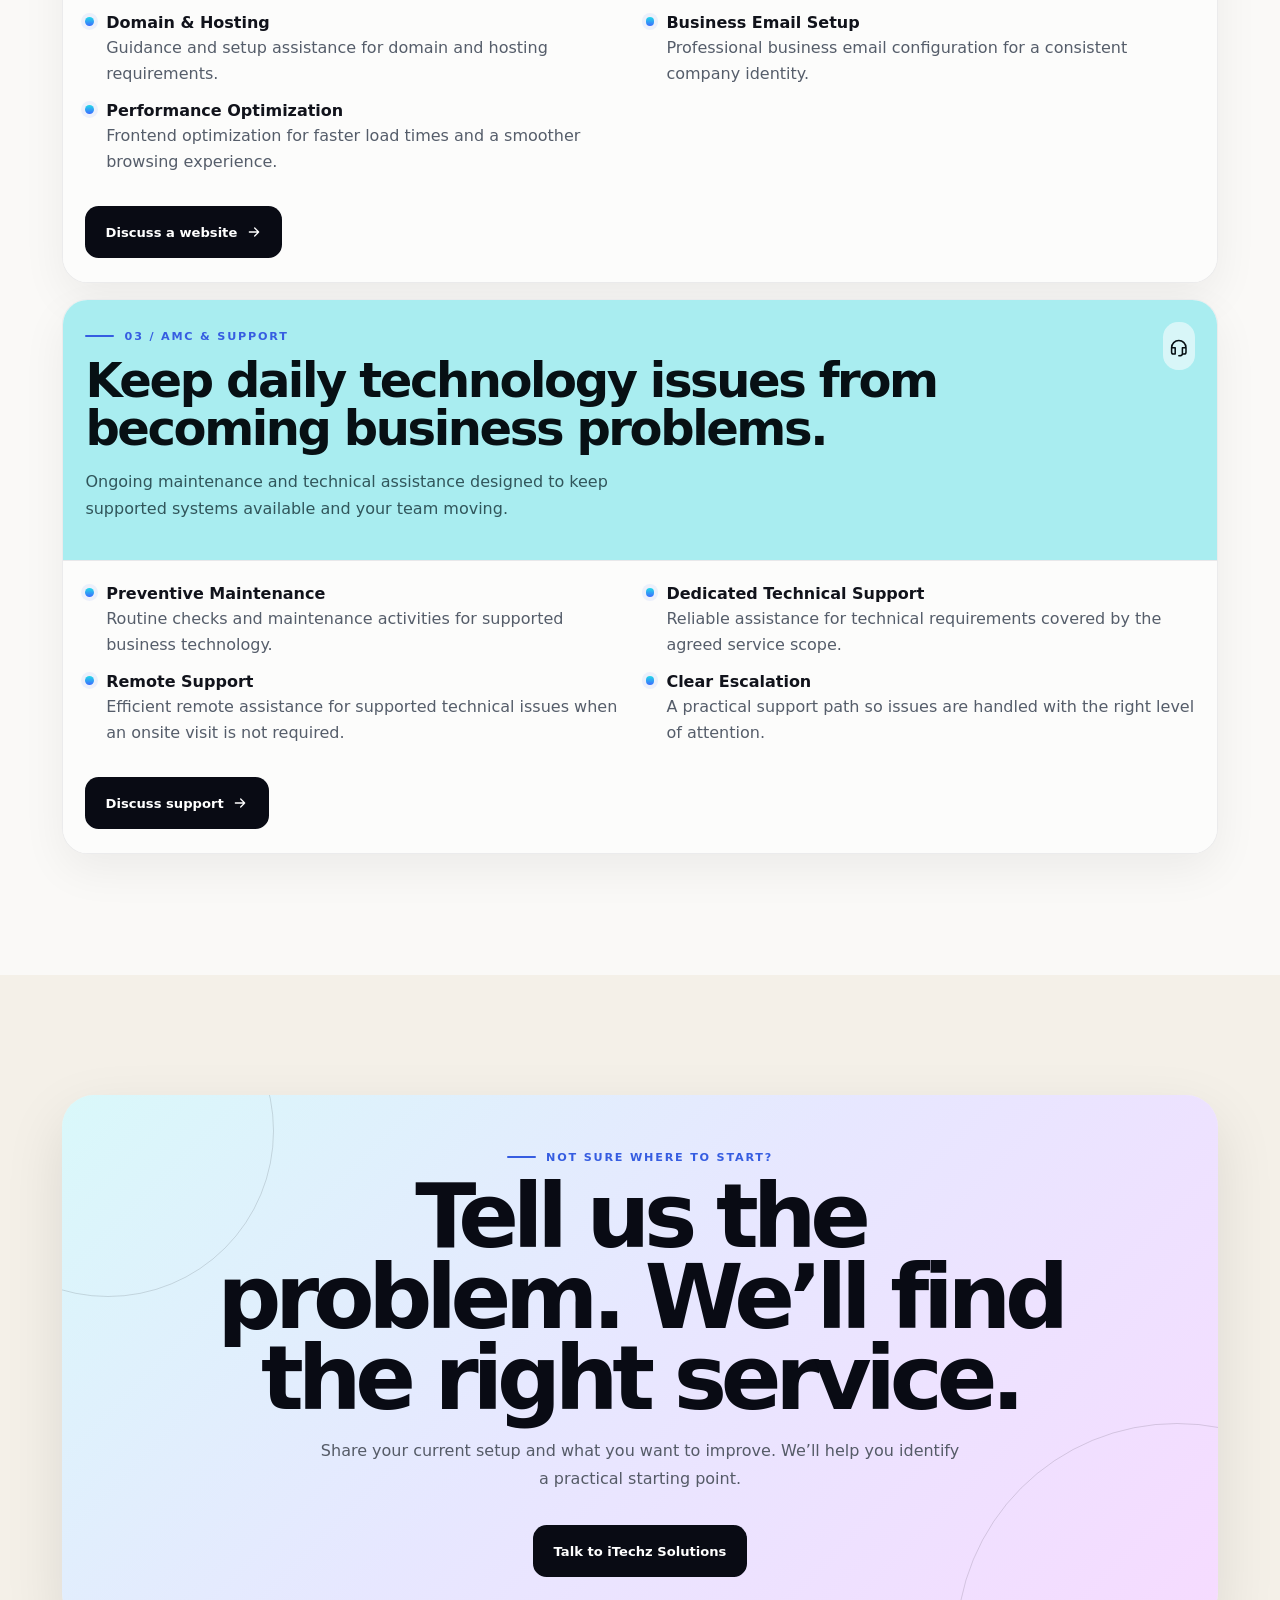
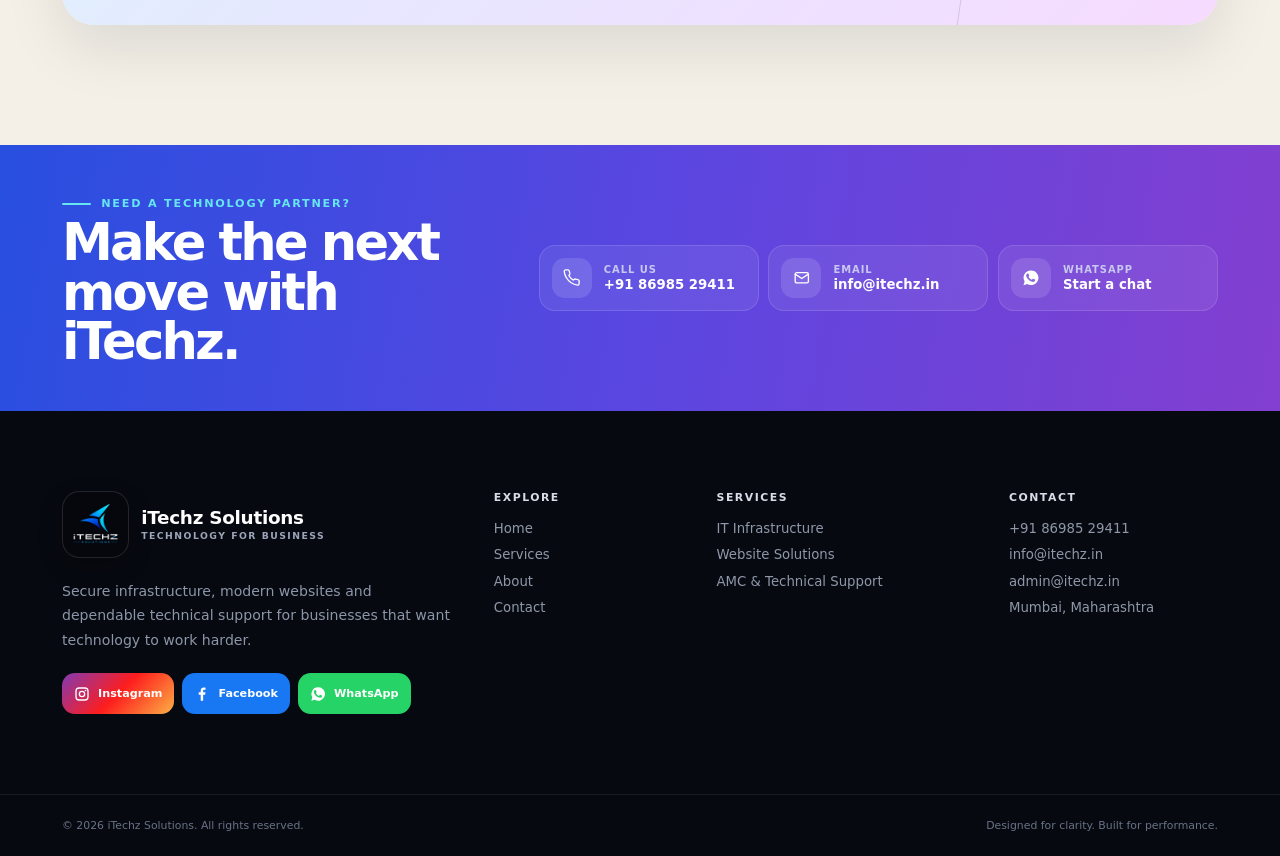
<file: services.html>
<!doctype html>
<html lang="en">
<head>
  <meta charset="utf-8"><meta name="viewport" content="width=device-width, initial-scale=1">
  <title>Services — iTechz Solutions</title>
  <meta name="description" content="Explore iTechz Solutions services for IT infrastructure, firewall and network configuration, business websites, AMC and technical support.">
  <meta name="theme-color" content="#080a12"><link rel="canonical" href="https://itechz.in/services.html"><link rel="icon" href="assets/itechz-logo-web.png" type="image/png"><link rel="stylesheet" href="assets/site.css">
  <script async src="https://www.googletagmanager.com/gtag/js?id=G-W4L94H9B0B"></script><script>window.dataLayer=window.dataLayer||[];function gtag(){dataLayer.push(arguments);}gtag('js',new Date());gtag('config','G-YVX2M51JNB');</script>
</head>
<body>
  <main>
    <section class="page-hero"><div class="page-intro reveal"><div class="breadcrumb"><a href="index.html">Home</a><span>/</span><b>Services</b></div><span class="kicker kicker-on-dark" style="margin-top:2rem">What we do</span><h1>Three service pillars. One technology partner.</h1><p>Choose the area you need today, or combine services when your business needs infrastructure, digital presence and support to work together.</p></div><div class="page-accent"></div></section>

    <section class="bg-paper"><div class="section-shell"><div class="detail-grid">
      <article id="infrastructure" class="detail-card reveal">
        <div class="detail-card-head" style="background:#0a0c15;color:white"><div><span class="kicker kicker-on-dark">01 / IT Infrastructure</span><h2>Build a stronger technology foundation.</h2><p style="color:#adb5c5">Plan and configure the core technology your business depends on, from network design to firewalls and endpoint connectivity.</p></div><span class="card-icon" style="background:#1b2140;color:#79a2ff"><svg viewBox="0 0 24 24" aria-hidden="true"><rect x="4" y="3" width="16" height="6" rx="2"/><rect x="4" y="15" width="16" height="6" rx="2"/><path d="M8 6h.01M8 18h.01M12 9v6"/></svg></span></div>
        <div class="detail-card-body"><ul class="feature-list"><li><span><strong>IT Infrastructure Planning</strong><br>Practical planning around your current environment and business requirements.</span></li><li><span><strong>Firewall Configuration</strong><br>Firewall setup and configuration focused on secure, reliable connectivity.</span></li><li><span><strong>Network Configuration</strong><br>Network configuration for stable communication between users, systems and services.</span></li><li><span><strong>Device Configuration</strong><br>Configuration assistance for supported business devices and network endpoints.</span></li></ul><div class="hero-cta"><a class="button button-dark" href="contact.html?service=IT%20Infrastructure">Discuss infrastructure <svg viewBox="0 0 24 24" aria-hidden="true"><path d="M5 12h14M13 6l6 6-6 6"/></svg></a></div></div>
      </article>

      <article id="websites" class="detail-card reveal">
        <div class="detail-card-head" style="background:linear-gradient(145deg,#3668ff,#5e48dc);color:white"><div><span class="kicker kicker-on-dark">02 / Website Solutions</span><h2>Turn your website into a stronger business asset.</h2><p style="color:#e5e7ff">Modern, responsive websites designed for credibility, usability and a clean professional experience across devices.</p></div><span class="card-icon" style="background:rgba(255,255,255,.13)"><svg viewBox="0 0 24 24" aria-hidden="true"><rect x="3" y="4" width="18" height="16" rx="2"/><path d="M3 9h18M7 6.5h.01M10 6.5h.01"/></svg></span></div>
        <div class="detail-card-body"><ul class="feature-list"><li><span><strong>Business Website Development</strong><br>Responsive, professional websites structured around business goals and visitors.</span></li><li><span><strong>Corporate Website Development</strong><br>Clear corporate presence with service information, trust-building content and contact paths.</span></li><li><span><strong>Domain &amp; Hosting</strong><br>Guidance and setup assistance for domain and hosting requirements.</span></li><li><span><strong>Business Email Setup</strong><br>Professional business email configuration for a consistent company identity.</span></li><li><span><strong>Performance Optimization</strong><br>Frontend optimization for faster load times and a smoother browsing experience.</span></li></ul><div class="hero-cta"><a class="button button-dark" href="contact.html?service=Website%20Solutions">Discuss a website <svg viewBox="0 0 24 24" aria-hidden="true"><path d="M5 12h14M13 6l6 6-6 6"/></svg></a></div></div>
      </article>

      <article id="support" class="detail-card reveal">
        <div class="detail-card-head" style="background:#a9edf0;color:#071014"><div><span class="kicker">03 / AMC &amp; Support</span><h2>Keep daily technology issues from becoming business problems.</h2><p style="color:#31565b">Ongoing maintenance and technical assistance designed to keep supported systems available and your team moving.</p></div><span class="card-icon" style="background:rgba(255,255,255,.55)"><svg viewBox="0 0 24 24" aria-hidden="true"><path d="M4 13a8 8 0 0 1 16 0v5a2 2 0 0 1-2 2h-2v-7h4M4 13h4v7H6a2 2 0 0 1-2-2v-5ZM16 20c0 1.1-1.8 2-4 2"/></svg></span></div>
        <div class="detail-card-body"><ul class="feature-list"><li><span><strong>Preventive Maintenance</strong><br>Routine checks and maintenance activities for supported business technology.</span></li><li><span><strong>Dedicated Technical Support</strong><br>Reliable assistance for technical requirements covered by the agreed service scope.</span></li><li><span><strong>Remote Support</strong><br>Efficient remote assistance for supported technical issues when an onsite visit is not required.</span></li><li><span><strong>Clear Escalation</strong><br>A practical support path so issues are handled with the right level of attention.</span></li></ul><div class="hero-cta"><a class="button button-dark" href="contact.html?service=AMC%20and%20Technical%20Support">Discuss support <svg viewBox="0 0 24 24" aria-hidden="true"><path d="M5 12h14M13 6l6 6-6 6"/></svg></a></div></div>
      </article>
    </div></div></section>

    <section class="cta-poster"><div class="section-shell"><div class="cta-box reveal"><div><span class="kicker">Not sure where to start?</span><h2>Tell us the problem. We’ll find the right service.</h2><p>Share your current setup and what you want to improve. We’ll help you identify a practical starting point.</p><div class="hero-cta"><a class="button button-dark" href="contact.html">Talk to iTechz Solutions</a></div></div></div></div></section>
  </main>
  <script src="shared.js" defer></script><script>window.addEventListener('DOMContentLoaded',function(){initSite('services');});</script>
</body>
</html>
</file>
<file: assets/site.css>
/* Compiled static stylesheet for GitHub Pages — no runtime CSS dependency. */
:root {
  --shadow-card: 0 24px 70px rgba(9, 11, 20, .12);
  --shadow-glow: 0 18px 50px rgba(59, 108, 255, .24);
}
:root { color-scheme: light; font-family: Inter, ui-sans-serif, system-ui, -apple-system, BlinkMacSystemFont, "Segoe UI", sans-serif; background:#faf9f7; color:#090b14; }
* { box-sizing:border-box; }
html { scroll-behavior:smooth; scroll-padding-top:6rem; }
body { min-width:320px; margin:0; overflow-x:hidden; background:#faf9f7; color:#090b14; -webkit-font-smoothing:antialiased; text-rendering:optimizeLegibility; }
body.menu-open { overflow:hidden; }
body, button, input, select, textarea { font:inherit; }
a { color:inherit; text-decoration:none; }
button, a { -webkit-tap-highlight-color:transparent; }
img { display:block; max-width:100%; }
section[id] { scroll-margin-top:6rem; }
::selection { background:rgba(36,216,232,.35); color:#080a12; }
:focus-visible { outline:3px solid rgba(36,216,232,.55); outline-offset:3px; }

.site-header { position:fixed; inset:0 0 auto; z-index:50; padding:.8rem 1rem 0; transition:padding .25s ease; }
.nav-shell { width:min(1220px,100%); height:4.6rem; margin:auto; display:flex; align-items:center; justify-content:space-between; gap:1rem; padding:0 1rem; border:1px solid rgba(255,255,255,.13); border-radius:1.35rem; background:rgba(8,10,18,.72); color:white; backdrop-filter:blur(18px); box-shadow:0 12px 40px rgba(0,0,0,.15); transition:background .25s ease,box-shadow .25s ease,border-color .25s ease; }
.site-header.is-scrolled { padding-top:.45rem; }
.site-header.is-scrolled .nav-shell { background:rgba(8,10,18,.94); border-color:rgba(255,255,255,.08); box-shadow:0 14px 42px rgba(0,0,0,.28); }
.brand-lockup { display:flex; min-width:0; align-items:center; gap:.75rem; }
.brand-logo-frame { width:3rem; height:3rem; flex:none; display:grid; place-items:center; overflow:hidden; border:1px solid rgba(255,255,255,.12); border-radius:.9rem; background:#05070d; box-shadow:0 8px 24px rgba(0,0,0,.2); }
.brand-logo-frame img { width:100%; height:100%; object-fit:contain; }
.brand-logo-frame-large { width:4.2rem; height:4.2rem; border-radius:1.1rem; }
.brand-copy { min-width:0; display:block; }
.brand-copy strong,.brand-copy small { display:block; }
.brand-copy strong { white-space:nowrap; overflow:hidden; text-overflow:ellipsis; font-size:.98rem; letter-spacing:-.015em; }
.brand-copy small { margin-top:.12rem; color:#9da5ba; font-size:.58rem; font-weight:800; letter-spacing:.16em; text-transform:uppercase; }
.desktop-nav { display:none; align-items:center; gap:.15rem; }
.nav-link { position:relative; padding:.72rem .92rem; border-radius:.8rem; color:#b8becd; font-size:.84rem; font-weight:750; transition:color .2s ease, background .2s ease; }
.nav-link:hover,.nav-link.is-active { color:white; background:rgba(255,255,255,.08); }
.nav-link.is-active::after { content:""; position:absolute; left:50%; bottom:.32rem; width:1rem; height:2px; border-radius:999px; transform:translateX(-50%); background:#24d8e8; }
.nav-actions { display:none; align-items:center; gap:.65rem; }
.button { display:inline-flex; align-items:center; justify-content:center; gap:.55rem; min-height:2.75rem; border:1px solid transparent; border-radius:.85rem; padding:.72rem 1rem; font-size:.82rem; font-weight:850; transition:transform .2s ease, box-shadow .2s ease, border-color .2s ease, background .2s ease; }
.button:hover { transform:translateY(-2px); }
.button svg { width:1rem; height:1rem; fill:none; stroke:currentColor; stroke-width:1.9; stroke-linecap:round; stroke-linejoin:round; }
.button-electric { background:linear-gradient(135deg,#3b6cff,#6457f5); color:white; box-shadow:0 12px 28px rgba(59,108,255,.3); }
.button-electric:hover { box-shadow:0 16px 34px rgba(59,108,255,.4); }
.button-ghost { border-color:rgba(255,255,255,.16); background:rgba(255,255,255,.05); color:#eef1f7; }
.button-ghost:hover { background:rgba(255,255,255,.1); border-color:rgba(255,255,255,.28); }
.button-dark { background:#090b14; color:white; }
.button-light { border-color:rgba(9,11,20,.14); background:rgba(255,255,255,.78); color:#090b14; box-shadow:0 8px 24px rgba(9,11,20,.08); }
.menu-button { width:2.8rem; height:2.8rem; flex:none; display:grid; place-content:center; gap:.28rem; border:1px solid rgba(255,255,255,.16); border-radius:.8rem; background:rgba(255,255,255,.06); }
.menu-button span { width:1.15rem; height:2px; display:block; border-radius:999px; background:white; transition:transform .2s ease, opacity .2s ease; }
.menu-button.is-open span:nth-child(1){transform:translateY(6px) rotate(45deg)} .menu-button.is-open span:nth-child(2){opacity:0} .menu-button.is-open span:nth-child(3){transform:translateY(-6px) rotate(-45deg)}
.mobile-menu { width:calc(100% - 2rem); max-height:calc(100vh - 6rem); margin:.45rem auto 0; overflow:auto; border:1px solid rgba(255,255,255,.1); border-radius:1.25rem; background:#0d101b; padding:1rem; color:white; box-shadow:0 24px 60px rgba(0,0,0,.35); }
.mobile-nav-link { display:block; padding:1rem .35rem; border-bottom:1px solid rgba(255,255,255,.09); color:#c9cedb; font-size:1rem; font-weight:800; }
.mobile-nav-link.is-active { color:#24d8e8; }
.mobile-actions { display:grid; grid-template-columns:1fr 1fr; gap:.65rem; margin-top:1rem; }

.hero-home { position:relative; min-height:100svh; overflow:hidden; background:#080a12; color:white; }
.hero-home::before { content:""; position:absolute; inset:0; background:radial-gradient(circle at 72% 24%,rgba(59,108,255,.38),transparent 25%),radial-gradient(circle at 84% 60%,rgba(139,92,246,.24),transparent 24%),radial-gradient(circle at 20% 90%,rgba(36,216,232,.14),transparent 30%); }
.hero-home::after { content:""; position:absolute; inset:0; opacity:.16; background-image:linear-gradient(rgba(255,255,255,.12) 1px,transparent 1px),linear-gradient(90deg,rgba(255,255,255,.12) 1px,transparent 1px); background-size:52px 52px; -webkit-mask-image:linear-gradient(to bottom,black,transparent 92%); mask-image:linear-gradient(to bottom,black,transparent 92%); }
.hero-inner { position:relative; z-index:1; width:min(1220px,100%); min-height:100svh; margin:auto; padding:9.5rem 1.25rem 4.5rem; display:grid; align-items:center; gap:3rem; }
.hero-copy { max-width:780px; min-width:0; }
.kicker { display:inline-flex; align-items:center; gap:.65rem; font-size:.7rem; font-weight:900; letter-spacing:.16em; text-transform:uppercase; color:#365de1; }
.kicker::before { content:""; width:1.8rem; height:2px; border-radius:999px; background:currentColor; }
.kicker-on-dark { color:#66e7ef; }
.hero-copy h1 { margin:1.35rem 0 0; max-width:100%; padding:.03em .08em .08em 0; font-size:clamp(3.5rem,7.4vw,6.55rem); line-height:.95; letter-spacing:-.062em; font-weight:900; text-wrap:balance; overflow:visible; }
.hero-copy h1 .accent { display:block; width:fit-content; max-width:100%; padding-right:.09em; padding-bottom:.07em; background:linear-gradient(95deg,#65e9ef 0%,#75a0ff 46%,#b389ff 90%); -webkit-background-clip:text; background-clip:text; color:transparent; }
.hero-copy p { max-width:650px; margin:1.65rem 0 0; color:#b6bdcc; font-size:clamp(1rem,2vw,1.18rem); line-height:1.75; }
.hero-cta { display:flex; flex-wrap:wrap; gap:.8rem; margin-top:2rem; }
.hero-cta .button { min-height:3.25rem; padding:.88rem 1.2rem; }
.hero-meta { display:flex; flex-wrap:wrap; gap:.6rem; margin-top:2.2rem; }
.hero-meta span { padding:.5rem .7rem; border:1px solid rgba(255,255,255,.12); border-radius:999px; background:rgba(255,255,255,.045); color:#aeb5c5; font-size:.68rem; font-weight:800; }
.tech-stage { position:relative; min-height:460px; }
.tech-orb { position:absolute; width:410px; aspect-ratio:1; right:-70px; top:30px; border-radius:50%; background:conic-gradient(from 150deg,#24d8e8,#3b6cff,#8b5cf6,#24d8e8); filter:blur(.2px); box-shadow:0 0 90px rgba(59,108,255,.3); animation:floatOrb 7s ease-in-out infinite; }
.tech-orb::before { content:""; position:absolute; inset:18px; border-radius:50%; background:#0c0f1a; }
.tech-orb::after { content:""; position:absolute; inset:74px; border-radius:50%; border:1px solid rgba(255,255,255,.18); box-shadow:0 0 0 34px rgba(255,255,255,.025),0 0 0 70px rgba(255,255,255,.02); }
.dashboard-card { position:absolute; inset:74px 18px auto 0; z-index:2; width:min(440px,90%); border:1px solid rgba(255,255,255,.14); border-radius:1.5rem; background:rgba(15,18,32,.86); padding:1rem; box-shadow:0 28px 80px rgba(0,0,0,.36); backdrop-filter:blur(20px); transform:rotate(-3deg); }
.dashboard-top { display:flex; align-items:center; justify-content:space-between; gap:1rem; padding:.35rem .35rem .9rem; border-bottom:1px solid rgba(255,255,255,.09); }
.window-dots { display:flex; gap:.35rem; } .window-dots i { width:.48rem; height:.48rem; border-radius:50%; background:#394054; } .window-dots i:nth-child(1){background:#ff6b6b}.window-dots i:nth-child(2){background:#ffd166}.window-dots i:nth-child(3){background:#3ddc97}
.dashboard-status { display:flex; align-items:center; gap:.4rem; color:#80f1b1; font-size:.65rem; font-weight:850; } .dashboard-status::before { content:""; width:.45rem; height:.45rem; border-radius:50%; background:#3ddc97; box-shadow:0 0 0 5px rgba(61,220,151,.1); }
.dashboard-main { display:grid; grid-template-columns:1.1fr .9fr; gap:.7rem; padding-top:.85rem; }
.metric-panel,.network-panel { border:1px solid rgba(255,255,255,.08); border-radius:1rem; background:rgba(255,255,255,.035); padding:.85rem; }
.metric-panel small,.network-panel small { color:#80899f; font-size:.58rem; font-weight:850; letter-spacing:.08em; text-transform:uppercase; }
.metric-panel strong { display:block; margin-top:.4rem; font-size:2rem; letter-spacing:-.05em; }
.chart-bars { height:100px; display:flex; align-items:end; gap:.35rem; margin-top:.7rem; } .chart-bars i { flex:1; min-width:7px; border-radius:.35rem .35rem .15rem .15rem; background:linear-gradient(#6fe5ef,#3b6cff); opacity:.9; }
.network-grid { display:grid; grid-template-columns:repeat(3,1fr); gap:.45rem; margin-top:.85rem; } .node { aspect-ratio:1; display:grid; place-items:center; border:1px solid rgba(255,255,255,.08); border-radius:.65rem; background:#111627; } .node span { width:.55rem; height:.55rem; border-radius:50%; background:#24d8e8; box-shadow:0 0 0 5px rgba(36,216,232,.08); }
.float-chip { position:absolute; z-index:4; display:flex; align-items:center; gap:.55rem; padding:.7rem .8rem; border:1px solid rgba(255,255,255,.12); border-radius:.8rem; background:#121626; box-shadow:0 16px 40px rgba(0,0,0,.25); color:#c7cede; font-size:.68rem; font-weight:850; }
.float-chip::before { content:""; width:.45rem; height:.45rem; border-radius:50%; background:#24d8e8; box-shadow:0 0 0 5px rgba(36,216,232,.08); }
.float-chip.one { left:-15px; bottom:72px; } .float-chip.two { right:-2px; top:55px; }
@keyframes floatOrb { 50%{transform:translateY(-14px) rotate(4deg)} }

.logo-strip { background:#151827; color:white; border-top:1px solid rgba(255,255,255,.06); border-bottom:1px solid rgba(255,255,255,.06); }
.logo-strip-inner { width:min(1220px,100%); margin:auto; padding:1rem 1.25rem; display:flex; flex-wrap:wrap; align-items:center; justify-content:center; gap:.8rem 1.8rem; }
.logo-strip strong { color:#848da1; font-size:.64rem; letter-spacing:.14em; text-transform:uppercase; }
.logo-strip span { color:#e7e9ef; font-size:.78rem; font-weight:850; }

.section-shell { width:min(1220px,100%); margin:auto; padding:6rem 1.25rem; }
.section-head { display:grid; gap:1.1rem; margin-bottom:2.8rem; }
.section-head h2,.page-intro h1 { margin:0; max-width:850px; font-size:clamp(2.5rem,6vw,5.35rem); line-height:.97; letter-spacing:-.058em; font-weight:900; }
.section-head p { max-width:670px; margin:0; color:#5b6271; line-height:1.75; }
.section-head.split { align-items:end; }
.service-grid { display:grid; gap:1rem; }
.service-card { position:relative; min-height:360px; overflow:hidden; border-radius:1.6rem; padding:1.45rem; display:flex; flex-direction:column; justify-content:space-between; box-shadow:var(--shadow-card); transition:transform .3s ease,box-shadow .3s ease; }
.service-card:hover { transform:translateY(-7px); box-shadow:0 30px 80px rgba(9,11,20,.17); }
.service-card h3 { margin:.75rem 0 0; max-width:300px; font-size:2rem; line-height:1.02; letter-spacing:-.045em; }
.service-card p { max-width:330px; margin:.7rem 0 0; font-size:.88rem; line-height:1.65; }
.service-card .card-top { display:flex; align-items:center; justify-content:space-between; gap:1rem; }
.card-number { font-size:.68rem; font-weight:900; letter-spacing:.12em; text-transform:uppercase; opacity:.65; }
.card-icon { width:3rem; height:3rem; display:grid; place-items:center; border-radius:.95rem; }
.card-icon svg { width:1.35rem; height:1.35rem; fill:none; stroke:currentColor; stroke-width:1.7; stroke-linecap:round; stroke-linejoin:round; }
.service-card.dark { background:#0a0c15; color:white; } .service-card.dark p{color:#aeb6c6}.service-card.dark .card-icon{background:#1b2140;color:#79a2ff}
.service-card.blue { background:linear-gradient(145deg,#3668ff,#5e48dc); color:white; } .service-card.blue p{color:#e5e7ff}.service-card.blue .card-icon{background:rgba(255,255,255,.13)}
.service-card.cyan { background:#a9edf0; color:#071014; } .service-card.cyan p{color:#31565b}.service-card.cyan .card-icon{background:rgba(255,255,255,.55)}
.card-arrow { width:2.7rem; height:2.7rem; display:grid; place-items:center; border-radius:50%; border:1px solid currentColor; opacity:.8; transition:transform .2s ease; } .service-card:hover .card-arrow{transform:translate(3px,-3px)} .card-arrow svg{width:1rem;height:1rem;fill:none;stroke:currentColor;stroke-width:1.8}

.editorial-band { background:#eee9ff; }
.editorial-grid { display:grid; gap:2.5rem; align-items:center; }
.editorial-copy h2 { margin:.8rem 0 0; font-size:clamp(2.7rem,6vw,5rem); line-height:.95; letter-spacing:-.06em; }
.editorial-copy p { max-width:630px; color:#585267; line-height:1.8; }
.stack-list { display:grid; gap:.7rem; }
.stack-item { display:grid; grid-template-columns:auto 1fr auto; align-items:center; gap:.85rem; min-height:4.7rem; border-bottom:1px solid rgba(9,11,20,.13); padding:.2rem .1rem; }
.stack-item span:first-child { width:2.1rem; height:2.1rem; display:grid; place-items:center; border-radius:.65rem; background:#090b14; color:white; font-size:.72rem; font-weight:900; }
.stack-item strong { font-size:clamp(1.05rem,2vw,1.35rem); }
.stack-item small { color:#6f687a; }
.stack-item i { font-style:normal; font-size:1.3rem; }

.process-section { background:#090b14; color:white; }
.process-section .section-head p { color:#a4acbc; }
.process-grid { display:grid; gap:.85rem; counter-reset:process; }
.process-card { position:relative; min-height:290px; overflow:hidden; isolation:isolate; border:1px solid rgba(255,255,255,.1); border-radius:1.4rem; background:#111522; padding:1.4rem 1.4rem 5.25rem; transition:transform .38s cubic-bezier(.2,.75,.2,1),border-color .38s ease,background .38s ease,box-shadow .38s ease; }
.process-card::after { counter-increment:process; content:"0" counter(process); position:absolute; right:1rem; bottom:.72rem; z-index:0; font-size:clamp(5rem,6.2vw,6.15rem); line-height:.9; font-weight:950; letter-spacing:-.07em; color:rgba(255,255,255,.065); pointer-events:none; }
.process-card > * { position:relative; z-index:1; }.process-card span { display:inline-block; color:#6de6ef; font-size:.68rem; font-weight:900; letter-spacing:.12em; text-transform:uppercase; }
.process-card h3 { margin:3.45rem 0 .6rem; font-size:1.6rem; line-height:1.08; letter-spacing:-.04em; }
.process-card p { margin:0; color:#aab2c2; font-size:.88rem; line-height:1.7; }.process-card:hover { transform:translateY(-5px); border-color:rgba(109,230,239,.24); background:#151a29; box-shadow:0 22px 52px rgba(0,0,0,.2); }

.cta-poster { background:#f4f0e8; }
.cta-box { position:relative; overflow:hidden; min-height:440px; display:grid; place-items:center; border-radius:2rem; background:linear-gradient(135deg,#d9f8fa 0%,#e7e7ff 48%,#f6dbff 100%); padding:3rem 1.25rem; text-align:center; box-shadow:0 22px 60px rgba(9,11,20,.1); }
.cta-box::before,.cta-box::after{content:"";position:absolute;border-radius:50%;border:1px solid rgba(9,11,20,.13)} .cta-box::before{width:330px;height:330px;left:-120px;top:-130px}.cta-box::after{width:440px;height:440px;right:-180px;bottom:-240px}
.cta-box > div { position:relative; z-index:1; }
.cta-box h2 { max-width:850px; margin:.8rem auto 0; font-size:clamp(3rem,7vw,6.1rem); line-height:.9; letter-spacing:-.07em; }
.cta-box p { max-width:650px; margin:1.2rem auto 0; color:#555b67; line-height:1.75; }
.cta-box .hero-cta { justify-content:center; }

.page-hero { position:relative; overflow:hidden; background:#090b14; color:white; }
.page-hero::before { content:""; position:absolute; inset:0; background:radial-gradient(circle at 80% 20%,rgba(59,108,255,.32),transparent 28%),radial-gradient(circle at 15% 100%,rgba(36,216,232,.15),transparent 26%); }
.page-intro { position:relative; z-index:1; width:min(1220px,100%); margin:auto; padding:10.5rem 1.25rem 5.5rem; }
.breadcrumb { display:flex; align-items:center; gap:.55rem; color:#8e96a8; font-size:.76rem; font-weight:750; } .breadcrumb a{color:#62e2ec}.breadcrumb span{color:#555e72}
.page-intro h1 { margin-top:1.4rem; max-width:970px; }
.page-intro p { max-width:700px; margin:1.35rem 0 0; color:#aab2c1; font-size:1.02rem; line-height:1.8; }
.page-accent { width:100%; height:6px; background:linear-gradient(90deg,#24d8e8,#3b6cff,#8b5cf6,#ef78e9); }

.detail-grid { display:grid; gap:1rem; }
.detail-card { overflow:hidden; border:1px solid rgba(9,11,20,.08); border-radius:1.6rem; background:white; box-shadow:0 16px 45px rgba(9,11,20,.06); }
.detail-card-head { padding:1.4rem; display:flex; align-items:flex-start; justify-content:space-between; gap:1rem; }
.detail-card-head h2 { margin:.8rem 0 0; font-size:clamp(2rem,4vw,3rem); line-height:1; letter-spacing:-.05em; }
.detail-card-head p { max-width:540px; color:#68707d; line-height:1.7; }
.detail-card-body { padding:1.2rem 1.4rem 1.5rem; border-top:1px solid #e8e8ea; background:#fcfcfb; }
.feature-list { display:grid; gap:.7rem; margin:0; padding:0; list-style:none; }
.feature-list li { display:grid; grid-template-columns:auto 1fr; gap:.75rem; align-items:start; color:#555d6a; line-height:1.6; }
.feature-list li::before { content:""; width:.55rem; height:.55rem; margin-top:.45rem; border-radius:50%; background:linear-gradient(#24d8e8,#3b6cff); box-shadow:0 0 0 4px rgba(59,108,255,.08); }
.feature-list strong { color:#11131b; }

.about-grid { display:grid; gap:2rem; align-items:start; }
.about-statement { padding:1.6rem; border-radius:1.6rem; background:#a9edf0; }
.about-statement strong { display:block; max-width:520px; font-size:clamp(2.2rem,5vw,4rem); line-height:.98; letter-spacing:-.055em; }
.about-statement p { max-width:560px; margin:1rem 0 0; color:#31565b; line-height:1.75; }
.value-grid { display:grid; gap:.8rem; }
.value-card { min-height:210px; border:1px solid rgba(9,11,20,.08); border-radius:1.3rem; background:white; padding:1.3rem; }
.value-card span { color:#3b6cff; font-size:.7rem; font-weight:900; letter-spacing:.12em; }
.value-card h3 { margin:2.9rem 0 .5rem; font-size:1.35rem; letter-spacing:-.035em; }
.value-card p { margin:0; color:#68707d; font-size:.87rem; line-height:1.7; }

.contact-layout { display:grid; gap:1rem; }
.contact-panel { border-radius:1.6rem; padding:1.4rem; }
.contact-panel.dark { background:#0d101b; color:white; }
.contact-panel.light { border:1px solid rgba(9,11,20,.08); background:white; box-shadow:var(--shadow-card); }
.contact-panel h2 { margin:.7rem 0 .5rem; font-size:2.2rem; letter-spacing:-.05em; }
.contact-panel.dark > p { color:#9ea7b9; line-height:1.7; }
.contact-links { display:grid; gap:.6rem; margin-top:1.4rem; }
.contact-link { display:flex; align-items:center; gap:.85rem; padding:.9rem; border:1px solid rgba(255,255,255,.1); border-radius:1rem; background:rgba(255,255,255,.045); transition:transform .2s ease,background .2s ease; }
.contact-link:hover { transform:translateX(4px); background:rgba(255,255,255,.08); }
.contact-link .mini-icon { background:rgba(255,255,255,.08); }
.contact-link small,.contact-link strong { display:block; } .contact-link small{color:#7f899d;font-size:.65rem;font-weight:850;text-transform:uppercase;letter-spacing:.1em}.contact-link strong{margin-top:.12rem;font-size:.9rem}
.social-cards { display:grid; grid-template-columns:repeat(3,1fr); gap:.55rem; margin-top:1.4rem; }
.social-card { min-height:94px; display:flex; flex-direction:column; align-items:flex-start; justify-content:space-between; border-radius:1rem; padding:.8rem; color:white; font-size:.68rem; font-weight:850; }
.social-card svg { width:1.25rem; height:1.25rem; fill:currentColor; stroke:none; }
.social-card.instagram { background:linear-gradient(135deg,#833ab4,#fd1d1d,#fcb045); }.social-card.facebook{background:#1877f2}.social-card.whatsapp{background:#25d366}
.form-label { display:block; margin-bottom:.45rem; color:#535c69; font-size:.72rem; font-weight:850; }
.form-control { width:100%; min-height:3.1rem; border:1px solid #d9dbe0; border-radius:.85rem; background:#fbfbfa; padding:.78rem .9rem; color:#090b14; outline:none; transition:border-color .2s ease,box-shadow .2s ease,background .2s ease; }
.form-control:focus { border-color:#5f84ff; background:white; box-shadow:0 0 0 4px rgba(59,108,255,.11); }
textarea.form-control { min-height:145px; resize:vertical; }

.connect-ribbon { background:linear-gradient(100deg,#284fe0,#5b46e0 52%,#833fd0); color:white; }
.connect-shell { width:min(1220px,100%); margin:auto; padding:2.2rem 1.25rem; display:grid; gap:1.5rem; }
.connect-intro h2 { max-width:460px; margin:.5rem 0 0; font-size:clamp(2rem,4vw,3.5rem); line-height:.96; letter-spacing:-.055em; }
.connect-actions { display:grid; gap:.6rem; }
.connect-link { display:flex; align-items:center; gap:.75rem; padding:.75rem; border:1px solid rgba(255,255,255,.13); border-radius:1rem; background:rgba(255,255,255,.07); }
.connect-link small,.connect-link strong { display:block; } .connect-link small{color:#c8c7ef;font-size:.62rem;font-weight:850;text-transform:uppercase;letter-spacing:.1em}.connect-link strong{margin-top:.12rem;font-size:.83rem}
.mini-icon { width:2.5rem; height:2.5rem; flex:none; display:grid; place-items:center; border-radius:.8rem; background:rgba(255,255,255,.12); }
.mini-icon svg { width:1.1rem; height:1.1rem; fill:none; stroke:currentColor; stroke-width:1.8; stroke-linecap:round; stroke-linejoin:round; }.mini-icon .brand-fill,.whatsapp-icon .brand-fill{fill:currentColor;stroke:none}
.site-footer { background:#070910; color:white; }
.footer-shell { width:min(1220px,100%); margin:auto; padding:4rem 1.25rem; display:grid; gap:2.6rem; }
.footer-brand p { max-width:440px; margin:1.3rem 0 0; color:#8d96a9; font-size:.88rem; line-height:1.75; }
.footer-lockup .brand-copy strong { font-size:1.15rem; }
.social-stack { display:flex; flex-wrap:wrap; gap:.5rem; margin-top:1.3rem; }
.social-brand { display:inline-flex; align-items:center; gap:.5rem; min-height:2.55rem; border-radius:.8rem; padding:.6rem .75rem; color:white; font-size:.7rem; font-weight:850; transition:transform .2s ease,filter .2s ease; }
.social-brand:hover { transform:translateY(-3px); filter:brightness(1.08); }
.social-brand svg { width:1rem; height:1rem; fill:currentColor; stroke:none; }.social-brand.instagram{background:linear-gradient(135deg,#833ab4,#fd1d1d,#fcb045)}.social-brand.facebook{background:#1877f2}.social-brand.whatsapp{background:#25d366}
.footer-column { display:flex; flex-direction:column; align-items:flex-start; gap:.72rem; color:#8f98a9; font-size:.83rem; }
.footer-column h2 { margin:0 0 .35rem; color:#d8dce6; font-size:.68rem; letter-spacing:.14em; text-transform:uppercase; }
.footer-column a { transition:color .2s ease; } .footer-column a:hover{color:#66e7ef}
.footer-bottom { border-top:1px solid rgba(255,255,255,.08); }.footer-bottom > div { width:min(1220px,100%); margin:auto; padding:1.25rem; display:flex; flex-direction:column; gap:.45rem; color:#697286; font-size:.68rem; }
.floating-whatsapp { position:fixed; right:1rem; bottom:1rem; z-index:45; display:flex; align-items:center; gap:.48rem; min-height:3rem; border:1px solid rgba(255,255,255,.28); border-radius:999px; background:#25d366; padding:.72rem .9rem; color:white; font-size:.72rem; font-weight:900; box-shadow:0 16px 40px rgba(37,211,102,.3); transition:transform .2s ease; }
.floating-whatsapp:hover{transform:translateY(-3px)}.floating-whatsapp svg{width:1.05rem;height:1.05rem;fill:currentColor;stroke:none}

/* Motion polish: lightweight, GPU-friendly interactions for static GitHub Pages. */
.button,.service-card,.contact-link,.social-brand,.floating-whatsapp,.nav-link,.connect-link { transition-timing-function:cubic-bezier(.2,.75,.2,1); }
.service-card,.process-card,.cta-box,.detail-card,.value-card { backface-visibility:hidden; transform:translateZ(0); }
@media (hover:hover) {
  .connect-link { transition:transform .3s cubic-bezier(.2,.75,.2,1),background .3s ease,border-color .3s ease; }
  .connect-link:hover { transform:translateY(-3px); background:rgba(255,255,255,.11); border-color:rgba(255,255,255,.22); }
}

.reveal { opacity:0; transform:translate3d(0,26px,0); filter:blur(2.5px); transition:opacity .78s cubic-bezier(.2,.75,.2,1),transform .78s cubic-bezier(.2,.75,.2,1),filter .78s ease; transition-delay:var(--reveal-delay,0ms); will-change:opacity,transform,filter; }.reveal.is-visible{opacity:1;transform:translate3d(0,0,0);filter:blur(0)}

@media (min-width:700px){
  .section-head.split{grid-template-columns:1.15fr .85fr}.service-grid{grid-template-columns:repeat(2,1fr)}.service-card:first-child{grid-row:span 2;min-height:740px}.service-card:first-child h3{font-size:2.75rem}.process-grid{grid-template-columns:repeat(2,1fr)}.value-grid{grid-template-columns:repeat(3,1fr)}.contact-layout{grid-template-columns:.85fr 1.15fr}.connect-actions{grid-template-columns:repeat(3,1fr)}.footer-shell{grid-template-columns:1.4fr .65fr .9fr .75fr}.footer-bottom>div{flex-direction:row;justify-content:space-between}.detail-card-body .feature-list{grid-template-columns:repeat(2,1fr)}
}
@media (min-width:960px){
  .desktop-nav,.nav-actions{display:flex}.menu-button{display:none}.hero-inner{grid-template-columns:minmax(0,1.08fr) minmax(390px,.92fr);gap:2.25rem;padding-left:2rem;padding-right:2rem}.tech-stage{min-height:590px}.tech-orb{width:500px;right:-46px;top:45px}.dashboard-card{width:min(485px,100%);inset:95px auto auto 0}.service-grid{grid-template-columns:1.22fr .78fr}.editorial-grid{grid-template-columns:1fr 1fr}.process-grid{grid-template-columns:repeat(4,1fr)}.section-shell{padding:7.5rem 2rem}.page-intro{padding-left:2rem;padding-right:2rem;padding-bottom:7rem}.about-grid{grid-template-columns:1.1fr .9fr}.connect-shell{grid-template-columns:.8fr 1.2fr;align-items:center;padding:2.8rem 2rem}.footer-shell{padding:5rem 2rem}.footer-bottom>div{padding:1.5rem 2rem}
}
@media (max-width:699px){
  .hero-copy h1{font-size:clamp(3rem,14.5vw,4.65rem);line-height:.96;letter-spacing:-.055em}.tech-stage{min-height:360px}.tech-orb{width:310px;right:-105px;top:50px}.dashboard-card{width:92%;inset:70px auto auto 0}.float-chip.two{right:-10px}.float-chip.one{left:5px;bottom:26px}.dashboard-main{grid-template-columns:1fr 1fr}.service-card{min-height:330px}.process-card{min-height:275px;padding-bottom:5rem}.process-card::after{right:1rem;bottom:.8rem;font-size:5.1rem}.section-shell{padding:5rem 1.1rem}.page-intro{padding-left:1.1rem;padding-right:1.1rem}.social-card span{font-size:.6rem}.floating-whatsapp span{display:none}.floating-whatsapp{width:3rem;padding:0;justify-content:center}
}
@media (prefers-reduced-motion:reduce){html{scroll-behavior:auto}.reveal{opacity:1;transform:none;filter:none;transition:none}.tech-orb{animation:none}.button,.service-card,.process-card,.floating-whatsapp{transition:none}}

.bg-paper { background:#faf9f7; }
.bg-sand { background:#f4f0e8; }
.grid { display:grid; }
.gap-5 { gap:1.25rem; }
.mt-8 { margin-top:2rem; }
@media (min-width:640px){ .sm\:grid-cols-2 { grid-template-columns:repeat(2,minmax(0,1fr)); } }
</file>
